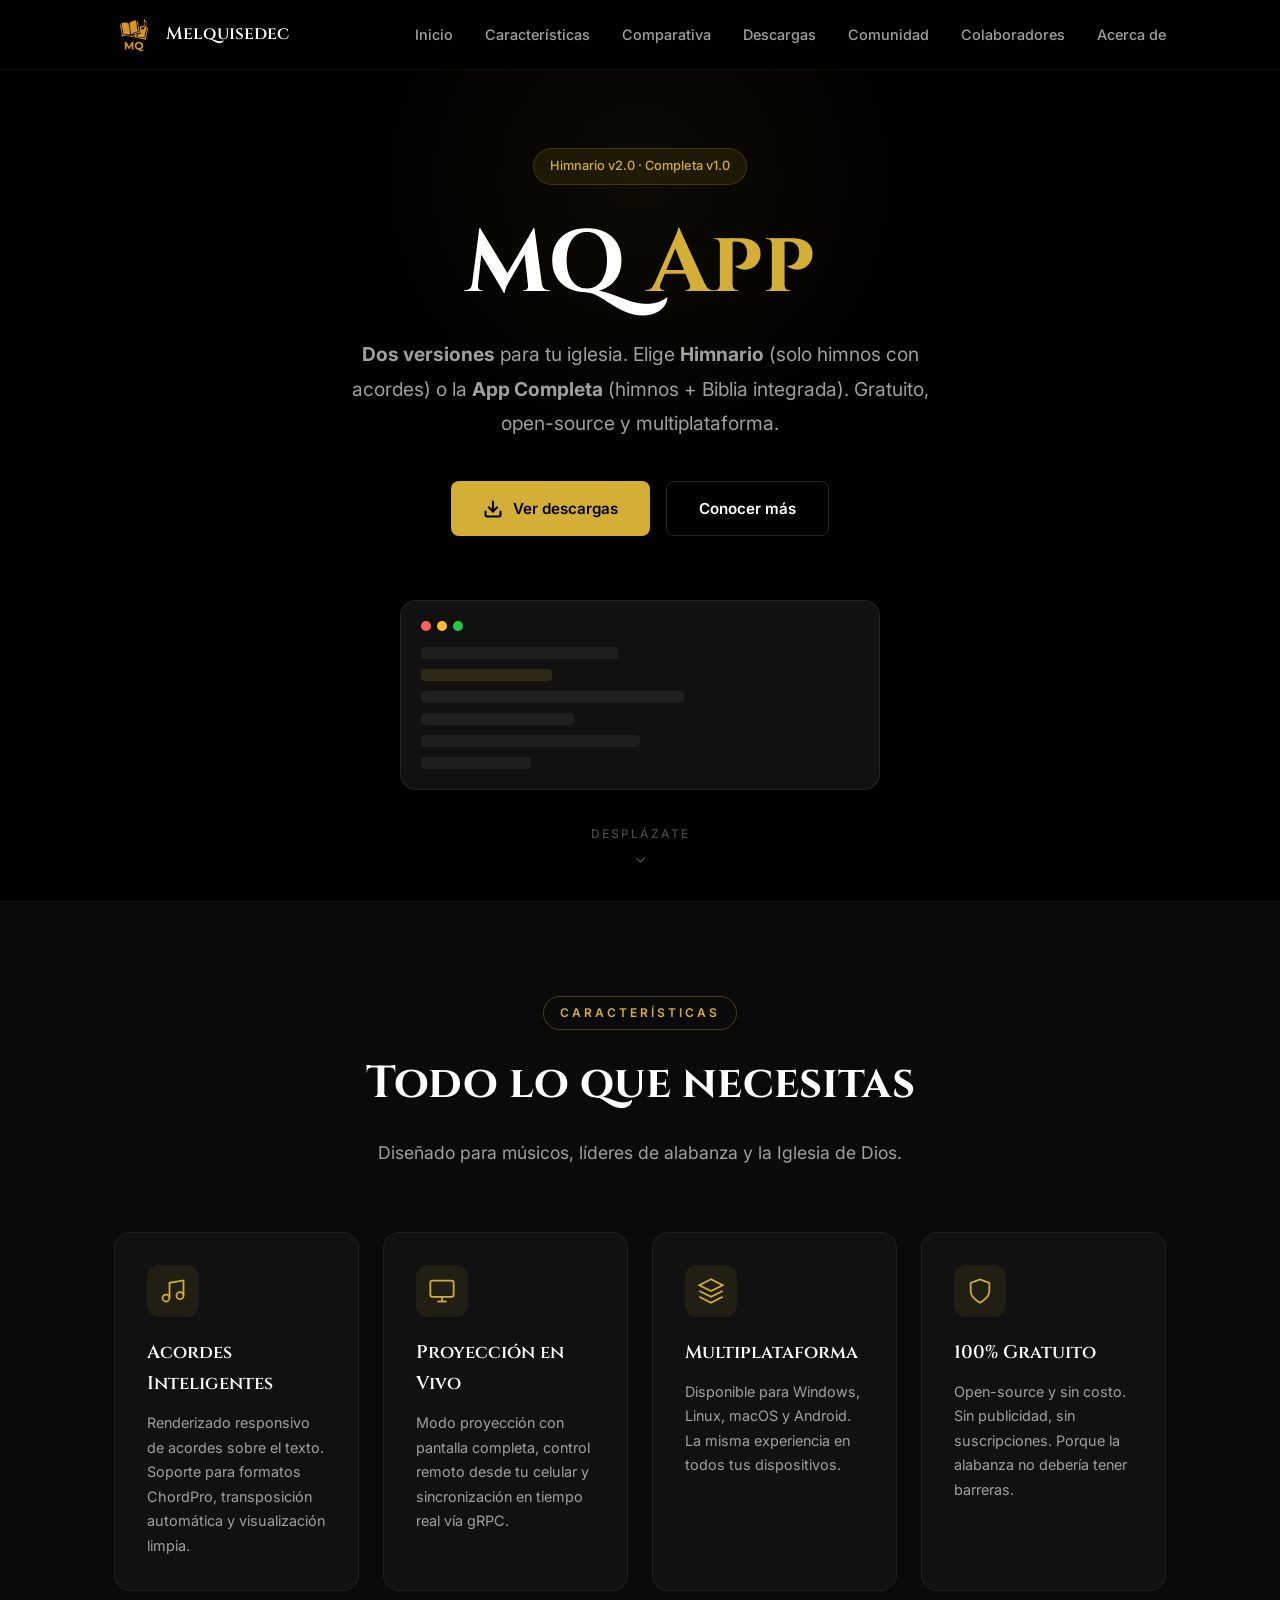
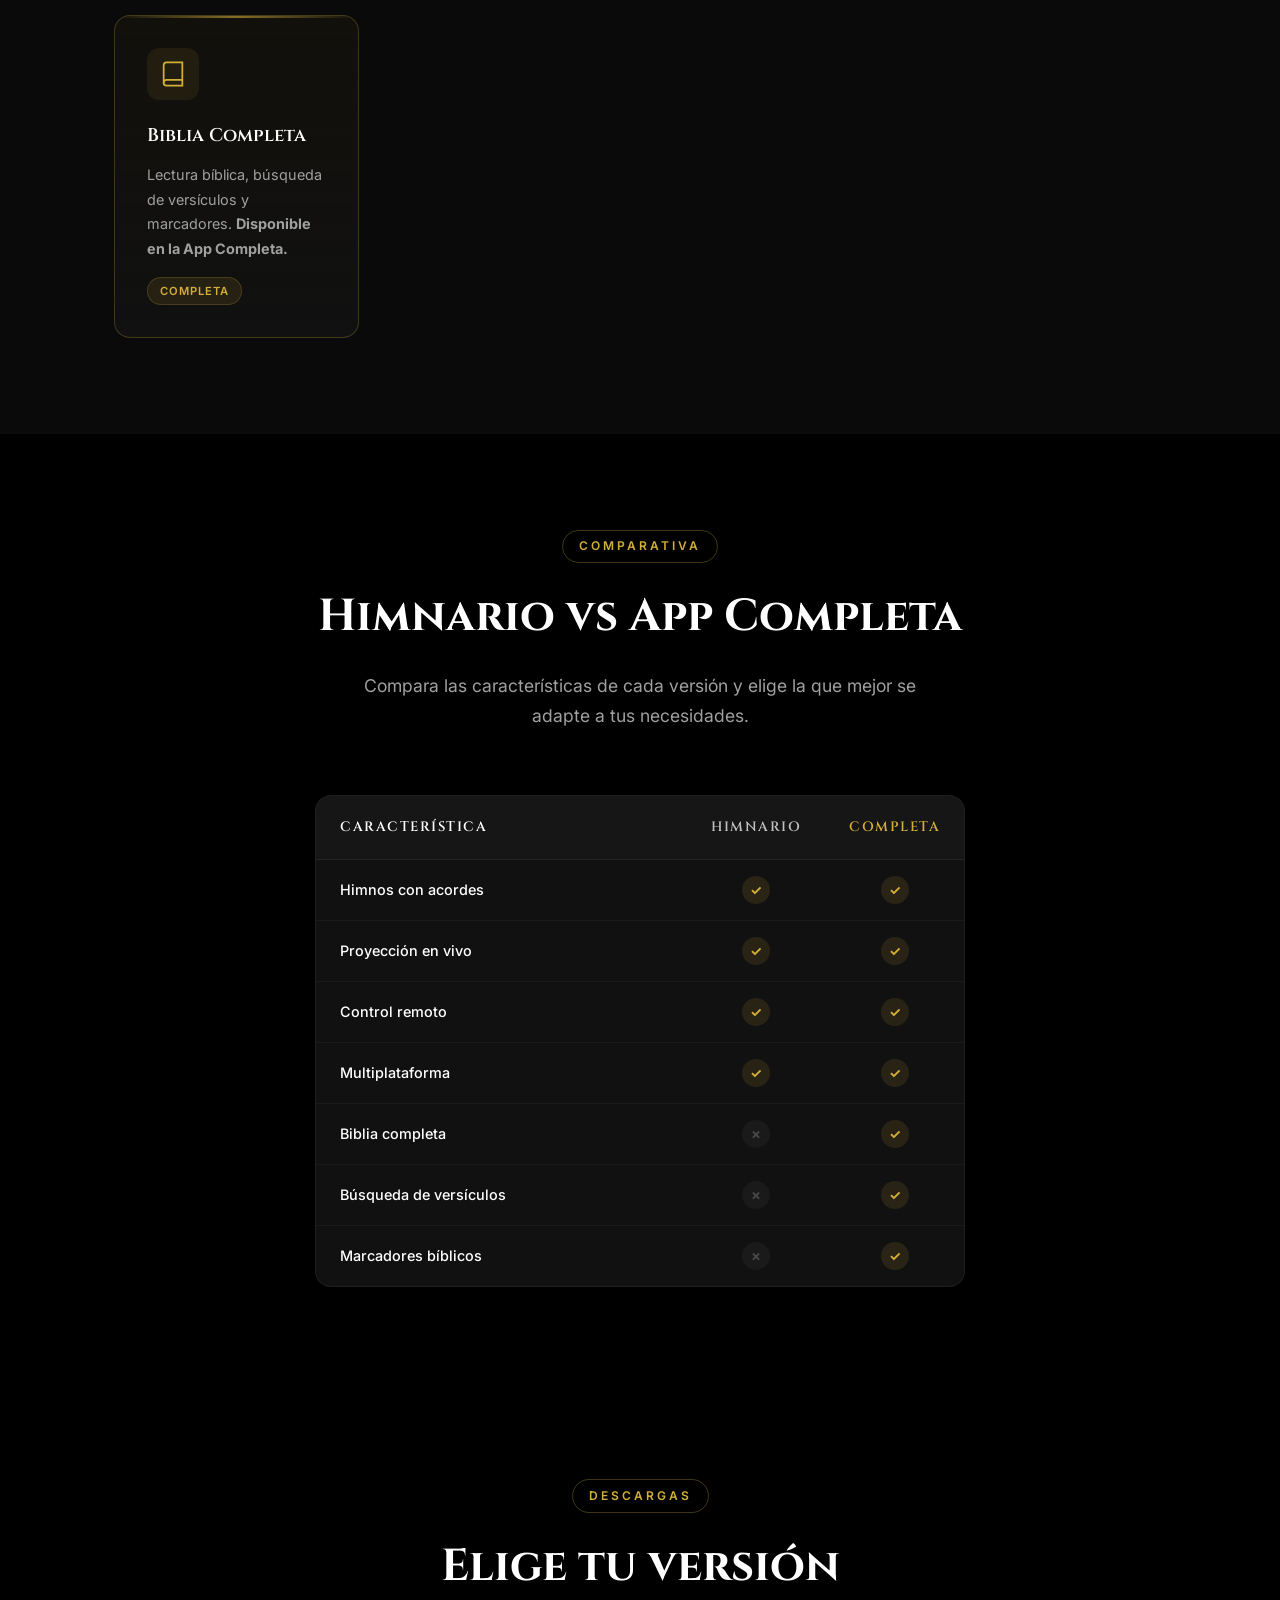
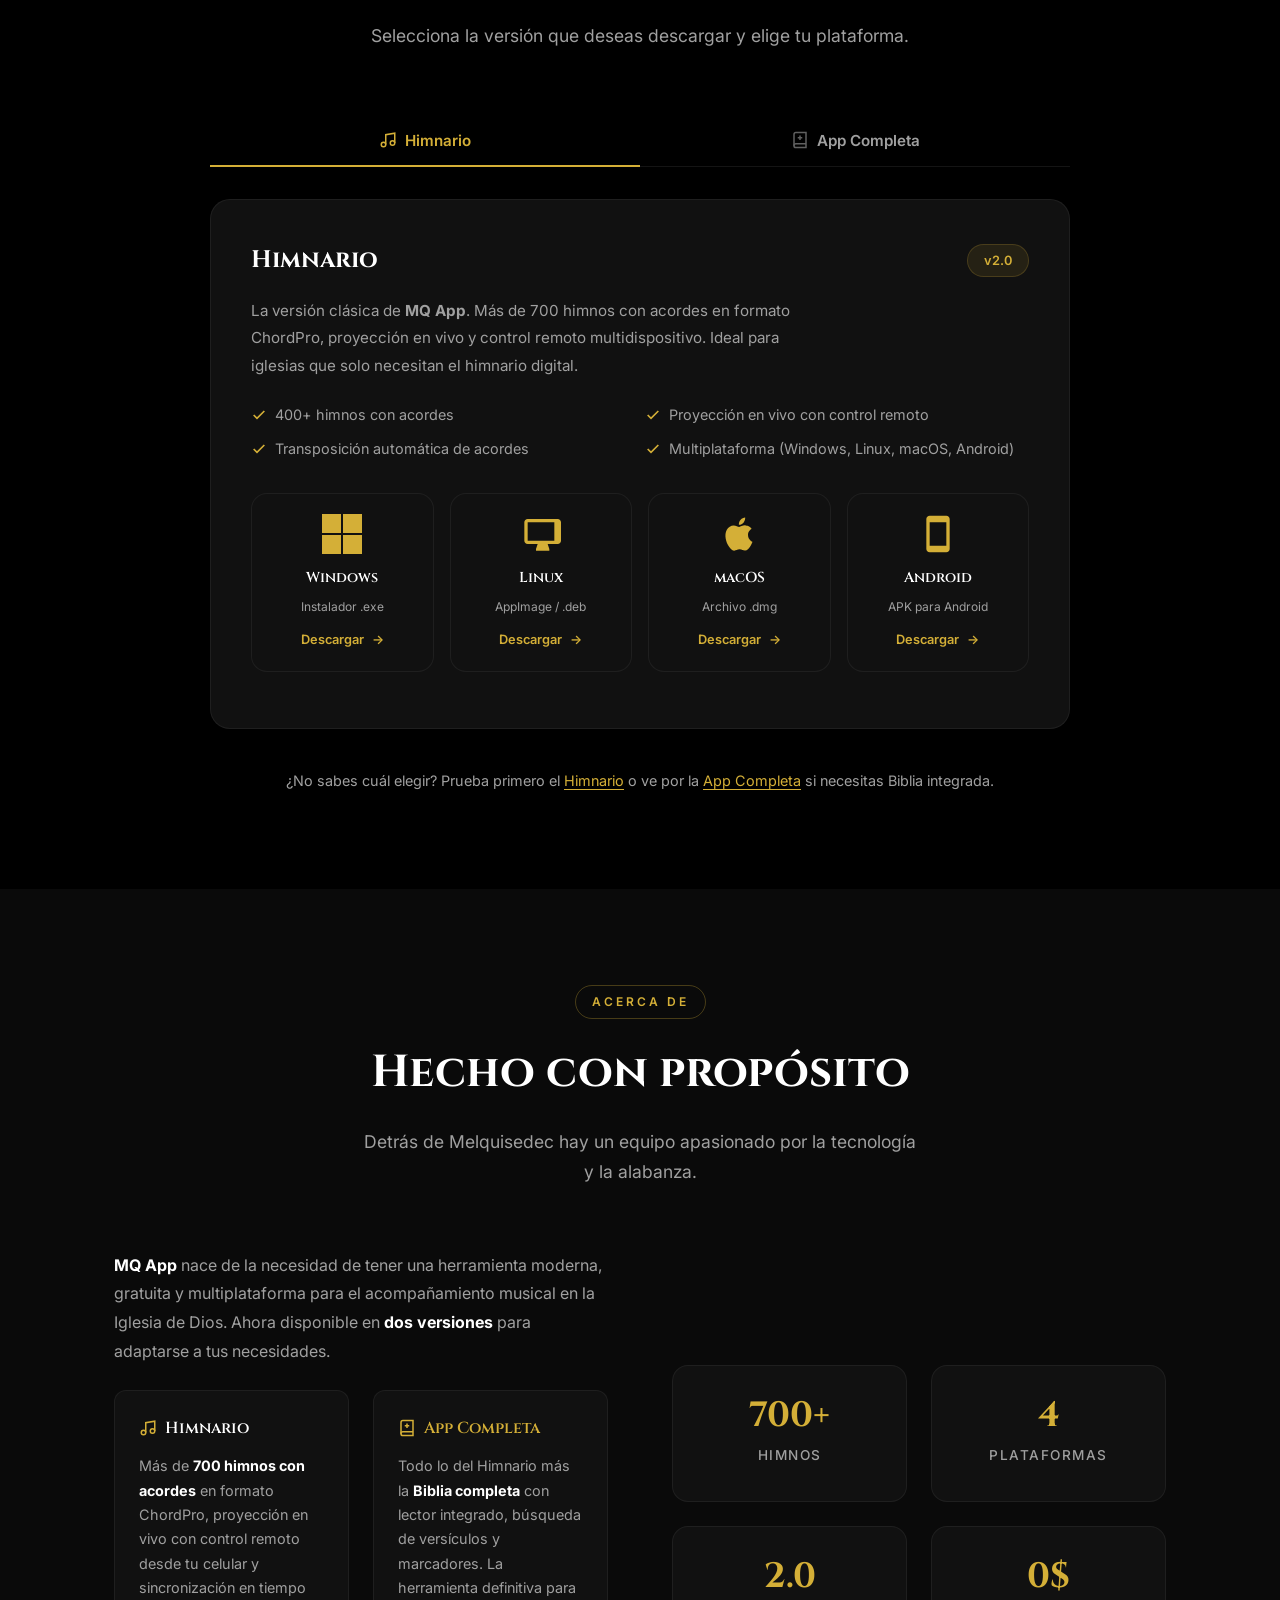
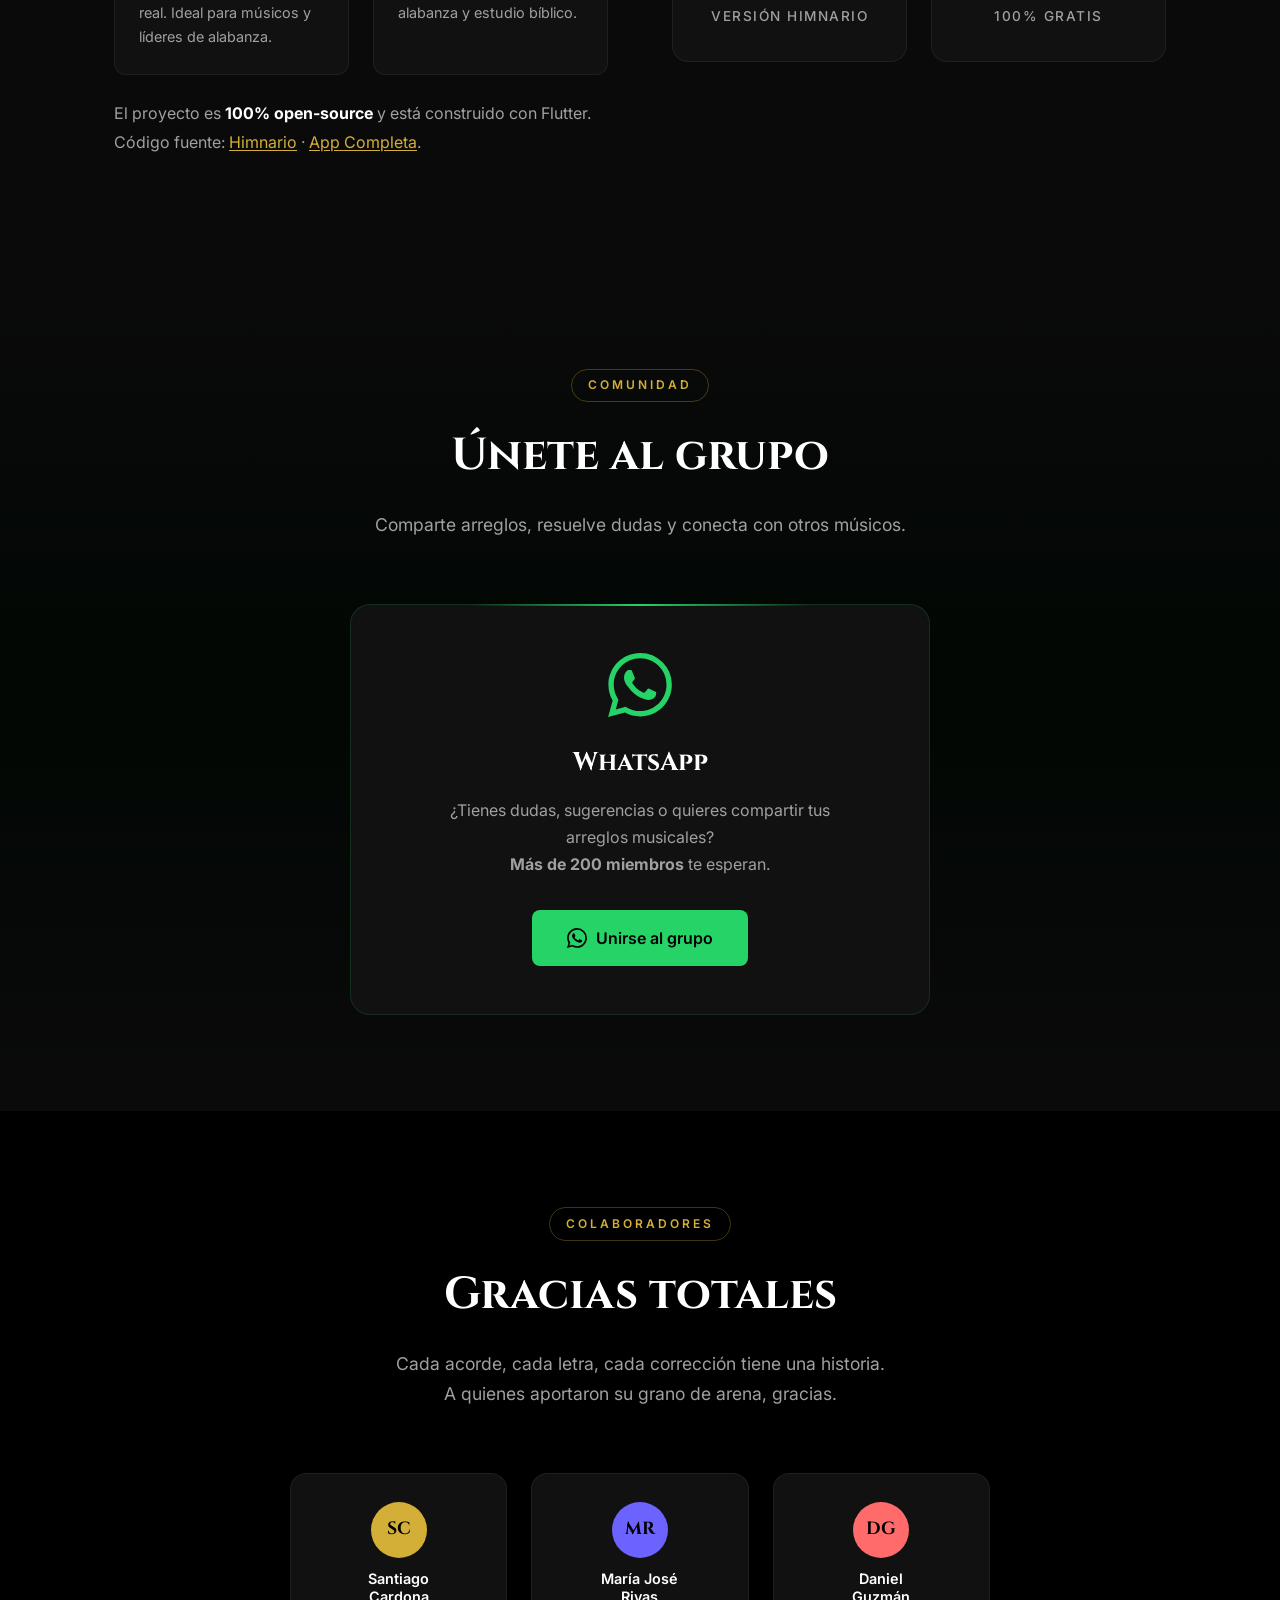
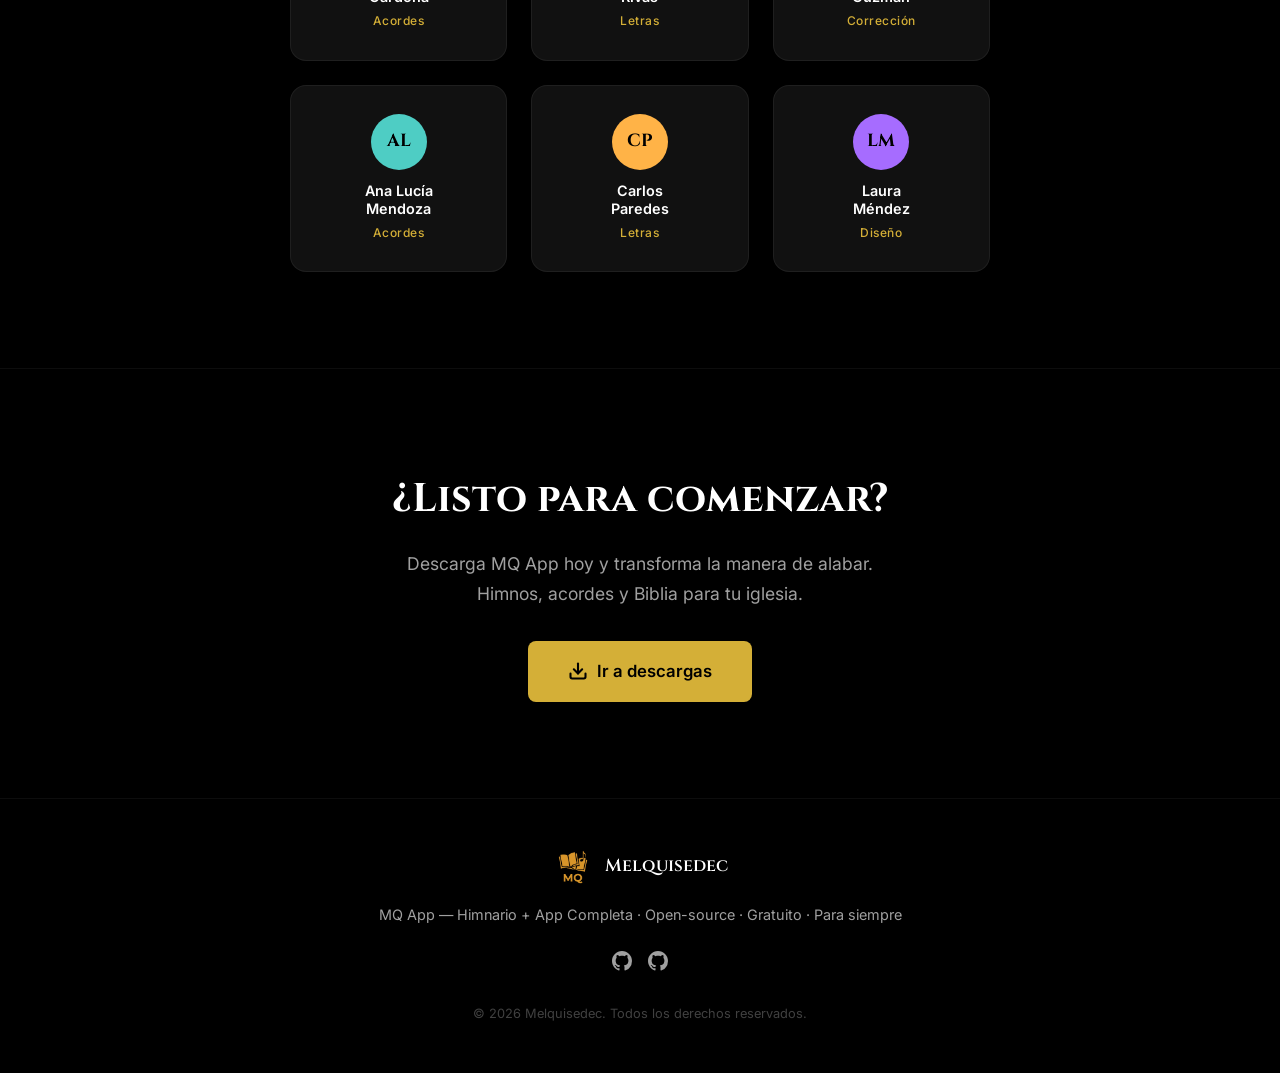
<file: index.html>
<!DOCTYPE html>
<html lang="es" dir="ltr">
<head>
  <meta charset="UTF-8">
  <meta name="viewport" content="width=device-width, initial-scale=1.0">

  <!-- ═══════════════ TITLE & BASE ═══════════════ -->
  <title>MQ App Melquisedec — Himnos, Biblia, Iglesia de Dios</title>
  <meta name="description" content="Descarga MQ App by Melquisedec: himnario digital con acordes para la Iglesia de Dios. Dos versiones: Himnario (himnos) o Completa (himnos + Biblia). Gratis, open-source.">
  <meta name="keywords" content="mq app, melquisedec, himnos con acordes, proyección en vivo, himnario, biblia, iglesia de dios, app de himnos, descargar himnario, acordes chordpro, música iglesia, software alabanza">
  <meta name="author" content="Melquisedec">
  <meta name="robots" content="index, follow">
  <meta name="theme-color" content="#000000">
  <meta name="language" content="es">
  <meta name="geo.region" content="CO">

  <link rel="canonical" href="https://melquisedec-ark.github.io/">
    <link rel="alternate" href="https://melquisedec-ark.github.io/" hreflang="es" />

  <!-- Google Search Console -->
  <meta name="google-site-verification" content="n5gJ-qOjxRMbVhDuEh9-7snyllFxz_FF_sPoKP3JdRw" />

  <!-- ═══════════════ Open Graph ═══════════════ -->
  <meta property="og:title" content="MQ App Melquisedec — Himnos, Biblia, Iglesia de Dios">
  <meta property="og:description" content="Descarga MQ App: himnario digital con acordes para la Iglesia de Dios. Dos versiones: Himnario o Completa con Biblia. Gratis, open-source.">
  <meta property="og:type" content="website">
  <meta property="og:url" content="https://melquisedec-ark.github.io/">
  <meta property="og:image" content="https://melquisedec-ark.github.io/assets/images/og-image.png">
  <meta property="og:image:type" content="image/png">
  <meta property="og:image:width" content="1200">
  <meta property="og:image:height" content="630">
  <meta property="og:locale" content="es_ES">
  <meta property="og:site_name" content="Melquisedec">

  <!-- ═══════════════ Twitter Cards ═══════════════ -->
  <meta name="twitter:card" content="summary_large_image">
  <meta name="twitter:title" content="MQ App Melquisedec — Himnos, Biblia, Iglesia de Dios">
  <meta name="twitter:description" content="Descarga MQ App: himnario digital con acordes para la Iglesia de Dios. Dos versiones. Gratis, open-source.">
  <meta name="twitter:image" content="https://melquisedec-ark.github.io/assets/images/og-image.png">
  <meta name="twitter:site" content="@melquisedec_app">

  <!-- ═══════════════ JSON-LD Structured Data ═══════════════ -->
  <script type="application/ld+json">
  {
    "@context": "https://schema.org",
    "@graph": [
      {
        "@type": "WebSite",
        "name": "Melquisedec",
        "url": "https://melquisedec-ark.github.io",
        "description": "MQ App — Himnos con acordes, proyección en vivo, Biblia y control multidispositivo.",
        "inLanguage": "es",
        "publisher": {
          "@type": "Organization",
          "name": "Melquisedec"
        }
      },
      {
        "@type": "SoftwareApplication",
        "name": "MQ App — Himnario",
        "operatingSystem": "Windows, Linux, macOS, Android",
        "applicationCategory": "MultimediaApplication",
        "description": "Himnario digital con acordes ChordPro, proyección en vivo y control remoto multidispositivo.",
        "url": "https://melquisedec-ark.github.io",
        "downloadUrl": "https://github.com/moy385/HimnarioID_2.0/releases/download/v2.1.7/MQ_App-windows-x64.zip",
        "softwareVersion": "2.1.7",
        "datePublished": "2026-06-01",
        "isAccessibleForFree": true,
        "offers": {
          "@type": "Offer",
          "price": "0",
          "priceCurrency": "USD"
        },
        "aggregateRating": {
          "@type": "AggregateRating",
          "ratingValue": "5",
          "bestRating": "5",
          "worstRating": "1",
          "ratingCount": "10",
          "reviewCount": "10"
        },
        "author": {
          "@type": "Organization",
          "name": "Melquisedec"
        }
      },
      {
        "@type": "SoftwareApplication",
        "name": "MQ App — Completa",
        "operatingSystem": "Windows, Linux, macOS, Android",
        "applicationCategory": "MultimediaApplication",
        "description": "App completa con himnario digital + Biblia integrada, búsqueda de versículos y marcadores.",
        "url": "https://melquisedec-ark.github.io",
        "downloadUrl": "https://github.com/melquisedec-ark/MQ-App/releases/download/v1.0.27/MQ_App-windows-x64.exe",
        "softwareVersion": "1.0.27",
        "datePublished": "2026-06-17",
        "isAccessibleForFree": true,
        "offers": {
          "@type": "Offer",
          "price": "0",
          "priceCurrency": "USD"
        },
        "aggregateRating": {
          "@type": "AggregateRating",
          "ratingValue": "5",
          "bestRating": "5",
          "worstRating": "1",
          "ratingCount": "5",
          "reviewCount": "5"
        },
        "author": {
          "@type": "Organization",
          "name": "Melquisedec"
        }
      },
      {
        "@type": "Organization",
        "name": "Melquisedec",
        "url": "https://melquisedec-ark.github.io",
        "description": "Desarrollo de aplicaciones para la Iglesia de Dios.",
        "foundingDate": "2024"
      },
      {
        "@type": "BreadcrumbList",
        "itemListElement": [
          {
            "@type": "ListItem",
            "position": 1,
            "name": "Inicio",
            "item": "https://melquisedec-ark.github.io/"
          }
        ]
      }
    ]
  }
  </script>

  <!-- ═══════════════ Preconnect / DNS-Prefetch ═══════════════ -->
  <link rel="preconnect" href="https://fonts.gstatic.com" crossorigin>
  <link rel="preconnect" href="https://api.github.com" crossorigin>

  <!-- ═══════════════ Google Analytics ═══════════════ -->
  <script async src="https://www.googletagmanager.com/gtag/js?id=G-HQ8S43JF2G"></script>
  <script>
    window.dataLayer = window.dataLayer || [];
    function gtag(){dataLayer.push(arguments);}
    gtag('js', new Date());
    gtag('config', 'G-HQ8S43JF2G');
  </script>

  <!-- ═══════════════ Fonts ═══════════════ -->
  <link rel="preconnect" href="https://fonts.googleapis.com">
  <link rel="preconnect" href="https://fonts.gstatic.com" crossorigin>
  <link href="https://fonts.googleapis.com/css2?family=Cinzel:wght@400;600;700&family=Inter:wght@300;400;500;600;700&display=swap" rel="stylesheet">

  <!-- ═══════════════ Styles ═══════════════ -->
  <link rel="preload" href="css/style.css" as="style" fetchpriority="high" onload="this.onload=null;this.rel='stylesheet'">
  <noscript><link rel="stylesheet" href="css/style.css"></noscript>

  <!-- ═══════════════ Favicon & PWA ═══════════════ -->
  <link rel="icon" type="image/png" sizes="512x512" href="assets/icons/icon-512.png">
  <link rel="icon" type="image/png" sizes="192x192" href="assets/icons/icon-192.png">
  <link rel="icon" type="image/png" sizes="48x48" href="assets/icons/icon-48.png">
  <link rel="icon" href="favicon.ico" sizes="any">
  <link rel="apple-touch-icon" href="assets/icons/icon-192.png">
  <link rel="manifest" href="manifest.json">
</head>
<body>
  <!-- ═══════════════ NAVBAR ═══════════════ -->
  <nav class="navbar" id="navbar" role="navigation" aria-label="Navegación principal">
    <div class="nav-container">
      <a href="/" class="nav-logo" aria-label="Ir al inicio">
        <img src="assets/images/logo-mq.png" alt="Melquisedec — logo MQ App" class="nav-logo-img" width="40" height="40" loading="eager">
        <span class="logo-text">Melquisedec</span>
      </a>
      <button class="nav-toggle" id="navToggle" aria-label="Abrir menú" aria-expanded="false">
        <span></span><span></span><span></span>
      </button>
      <ul class="nav-links" id="navLinks">
        <li><a href="#inicio" class="nav-link">Inicio</a></li>
        <li><a href="#features" class="nav-link">Características</a></li>
        <li><a href="#comparativa" class="nav-link">Comparativa</a></li>
        <li><a href="#descargas" class="nav-link">Descargas</a></li>
        <li><a href="#comunidad" class="nav-link">Comunidad</a></li>
        <li><a href="#colaboradores" class="nav-link">Colaboradores</a></li>
        <li><a href="#acerca" class="nav-link">Acerca de</a></li>
      </ul>
    </div>
  </nav>

  <!-- ═══════════════ HERO ═══════════════ -->
  <section class="hero" id="inicio">
    <div class="hero-bg-glow"></div>
    <div class="container hero-content">
      <div class="hero-badge" id="versionBadge">MQ App — Dos versiones</div>
      <h1 class="hero-title">MQ <span class="gold">App</span></h1>
      <p class="hero-subtitle">
        <strong>Dos versiones</strong> para tu iglesia. Elige <strong>Himnario</strong> (solo himnos con acordes) o la <strong>App Completa</strong> (himnos + Biblia integrada). Gratuito, open-source y multiplataforma.
      </p>
      <div class="hero-cta">
        <a href="#descargas" class="btn btn-primary">
          <svg aria-hidden="true" focusable="false" width="20" height="20" viewBox="0 0 24 24" fill="none" stroke="currentColor" stroke-width="2.5" stroke-linecap="round" stroke-linejoin="round"><path d="M21 15v4a2 2 0 0 1-2 2H5a2 2 0 0 1-2-2v-4"/><polyline points="7 10 12 15 17 10"/><line x1="12" y1="15" x2="12" y2="3"/></svg>
          Ver descargas
        </a>
        <a href="#features" class="btn btn-secondary">Conocer más</a>
      </div>
      <div class="hero-mockup">
        <div class="mockup-frame">
          <div class="mockup-dots">
            <span></span><span></span><span></span>
          </div>
          <div class="mockup-content">
            <div class="mockup-line" style="width:45%"></div>
            <div class="mockup-line gold-line" style="width:30%"></div>
            <div class="mockup-line" style="width:60%"></div>
            <div class="mockup-line" style="width:35%"></div>
            <div class="mockup-line" style="width:50%"></div>
            <div class="mockup-line" style="width:25%"></div>
          </div>
        </div>
      </div>
    </div>
    <div class="hero-scroll-indicator">
      <span>Desplázate</span>
      <svg aria-hidden="true" focusable="false" width="16" height="16" viewBox="0 0 24 24" fill="none" stroke="currentColor" stroke-width="2"><polyline points="6 9 12 15 18 9"/></svg>
    </div>
  </section>

  <!-- ═══════════════ FEATURES ═══════════════ -->
  <section class="features section" id="features">
    <div class="container">
      <div class="section-header fade-in">
        <span class="section-tag">Características</span>
        <h2 class="section-title">Todo lo que necesitas</h2>
        <p class="section-desc">Diseñado para músicos, líderes de alabanza y la Iglesia de Dios.</p>
      </div>
      <div class="features-grid">
        <article class="feature-card fade-in">
          <div class="feature-icon">
            <svg aria-hidden="true" focusable="false" width="28" height="28" viewBox="0 0 24 24" fill="none" stroke="currentColor" stroke-width="1.5"><path d="M9 18V5l12-2v13"/><circle cx="6" cy="18" r="3"/><circle cx="18" cy="16" r="3"/></svg>
          </div>
          <h3 class="feature-title">Acordes Inteligentes</h3>
          <p class="feature-text">Renderizado responsivo de acordes sobre el texto. Soporte para formatos ChordPro, transposición automática y visualización limpia.</p>
        </article>
        <article class="feature-card fade-in">
          <div class="feature-icon">
            <svg aria-hidden="true" focusable="false" width="28" height="28" viewBox="0 0 24 24" fill="none" stroke="currentColor" stroke-width="1.5"><rect x="2" y="3" width="20" height="14" rx="2"/><line x1="8" y1="21" x2="16" y2="21"/><line x1="12" y1="17" x2="12" y2="21"/></svg>
          </div>
          <h3 class="feature-title">Proyección en Vivo</h3>
          <p class="feature-text">Modo proyección con pantalla completa, control remoto desde tu celular y sincronización en tiempo real vía gRPC.</p>
        </article>
        <article class="feature-card fade-in">
          <div class="feature-icon">
            <svg aria-hidden="true" focusable="false" width="28" height="28" viewBox="0 0 24 24" fill="none" stroke="currentColor" stroke-width="1.5"><path d="M12 2L2 7l10 5 10-5-10-5z"/><path d="M2 17l10 5 10-5"/><path d="M2 12l10 5 10-5"/></svg>
          </div>
          <h3 class="feature-title">Multiplataforma</h3>
          <p class="feature-text">Disponible para Windows, Linux, macOS y Android. La misma experiencia en todos tus dispositivos.</p>
        </article>
        <article class="feature-card fade-in">
          <div class="feature-icon">
            <svg aria-hidden="true" focusable="false" width="28" height="28" viewBox="0 0 24 24" fill="none" stroke="currentColor" stroke-width="1.5"><path d="M12 22s8-4 8-10V5l-8-3-8 3v7c0 6 8 10 8 10z"/></svg>
          </div>
          <h3 class="feature-title">100% Gratuito</h3>
          <p class="feature-text">Open-source y sin costo. Sin publicidad, sin suscripciones. Porque la alabanza no debería tener barreras.</p>
        </article>
        <!-- Biblia Completa — exclusiva de la version completa -->
        <article class="feature-card feature-card--exclusive fade-in">
          <div class="feature-icon">
            <svg aria-hidden="true" focusable="false" width="28" height="28" viewBox="0 0 24 24" fill="none" stroke="currentColor" stroke-width="1.5"><path d="M4 19.5A2.5 2.5 0 0 1 6.5 17H20"/><path d="M6.5 2H20v20H6.5A2.5 2.5 0 0 1 4 19.5v-15A2.5 2.5 0 0 1 6.5 2z"/></svg>
          </div>
          <h3 class="feature-title">Biblia Completa</h3>
          <p class="feature-text">Lectura bíblica, búsqueda de versículos y marcadores. <strong>Disponible en la App Completa.</strong></p>
          <span class="feature-card__badge">Completa</span>
        </article>
      </div>
    </div>
  </section>

  <!-- ═══════════════ COMPARATIVA ═══════════════ -->
  <section class="section" id="comparativa">
    <div class="container">
      <div class="section-header fade-in">
        <span class="section-tag">Comparativa</span>
        <h2 class="section-title">Himnario vs App Completa</h2>
        <p class="section-desc">Compara las características de cada versión y elige la que mejor se adapte a tus necesidades.</p>
      </div>
      <div class="comp-table-wrapper fade-in">
        <table class="comp-table">
          <thead>
            <tr>
              <th class="comp-table__th">Característica</th>
              <th class="comp-table__th comp-table__th--himnario">Himnario</th>
              <th class="comp-table__th comp-table__th--completa">Completa</th>
            </tr>
          </thead>
          <tbody>
            <tr class="comp-table__row">
              <td class="comp-table__cell comp-table__cell--label">Himnos con acordes</td>
              <td class="comp-table__cell comp-table__cell--check"><span class="comp-table__icon comp-table__icon--yes">✓</span></td>
              <td class="comp-table__cell comp-table__cell--check"><span class="comp-table__icon comp-table__icon--yes">✓</span></td>
            </tr>
            <tr class="comp-table__row">
              <td class="comp-table__cell comp-table__cell--label">Proyección en vivo</td>
              <td class="comp-table__cell comp-table__cell--check"><span class="comp-table__icon comp-table__icon--yes">✓</span></td>
              <td class="comp-table__cell comp-table__cell--check"><span class="comp-table__icon comp-table__icon--yes">✓</span></td>
            </tr>
            <tr class="comp-table__row">
              <td class="comp-table__cell comp-table__cell--label">Control remoto</td>
              <td class="comp-table__cell comp-table__cell--check"><span class="comp-table__icon comp-table__icon--yes">✓</span></td>
              <td class="comp-table__cell comp-table__cell--check"><span class="comp-table__icon comp-table__icon--yes">✓</span></td>
            </tr>
            <tr class="comp-table__row">
              <td class="comp-table__cell comp-table__cell--label">Multiplataforma</td>
              <td class="comp-table__cell comp-table__cell--check"><span class="comp-table__icon comp-table__icon--yes">✓</span></td>
              <td class="comp-table__cell comp-table__cell--check"><span class="comp-table__icon comp-table__icon--yes">✓</span></td>
            </tr>
            <tr class="comp-table__row">
              <td class="comp-table__cell comp-table__cell--label">Biblia completa</td>
              <td class="comp-table__cell comp-table__cell--check"><span class="comp-table__icon comp-table__icon--no">✗</span></td>
              <td class="comp-table__cell comp-table__cell--check"><span class="comp-table__icon comp-table__icon--yes">✓</span></td>
            </tr>
            <tr class="comp-table__row">
              <td class="comp-table__cell comp-table__cell--label">Búsqueda de versículos</td>
              <td class="comp-table__cell comp-table__cell--check"><span class="comp-table__icon comp-table__icon--no">✗</span></td>
              <td class="comp-table__cell comp-table__cell--check"><span class="comp-table__icon comp-table__icon--yes">✓</span></td>
            </tr>
            <tr class="comp-table__row">
              <td class="comp-table__cell comp-table__cell--label">Marcadores bíblicos</td>
              <td class="comp-table__cell comp-table__cell--check"><span class="comp-table__icon comp-table__icon--no">✗</span></td>
              <td class="comp-table__cell comp-table__cell--check"><span class="comp-table__icon comp-table__icon--yes">✓</span></td>
            </tr>
          </tbody>
        </table>
      </div>
    </div>
  </section>

  <!-- ═══════════════ DOWNLOADS WITH TABS ═══════════════ -->
  <section class="downloads section" id="descargas">
    <div class="container">
      <div class="section-header fade-in">
        <span class="section-tag">Descargas</span>
        <h2 class="section-title">Elige tu versión</h2>
        <p class="section-desc">Selecciona la versión que deseas descargar y elige tu plataforma.</p>
      </div>

      <!-- ═══════════════ Windows Firewall Notice ═══════════════ -->
      <div class="win-notice" id="winNotice" hidden>
        <div class="win-notice__inner">
          <div class="win-notice__icon">
            <svg viewBox="0 0 24 24" fill="none" stroke="currentColor" stroke-width="1.5" width="32" height="32" aria-hidden="true">
              <path d="M12 22s8-4 8-10V5l-8-3-8 3v7c0 6 8 10 8 10z"/>
              <path d="M9 12l2 2 4-4" stroke-width="2"/>
            </svg>
          </div>
          <div class="win-notice__body">
            <p class="win-notice__title">🛡️ ¿Problemas con el Firewall en Windows?</p>
            <p class="win-notice__desc">Si al abrir MQ App no puedes conectar desde tu celular (el control remoto no funciona), sigue estos pasos <strong>antes de extraer el ZIP</strong>:</p>
            <ol class="win-notice__steps">
              <li><strong>Clic derecho</strong> sobre el ZIP descargado → <strong>Propiedades</strong></li>
              <li>Pestaña <strong>General</strong> → marca <strong>"Desbloquear"</strong> → <strong>Aceptar</strong></li>
              <li><strong>Extrae el ZIP</strong>. Windows Firewall te preguntará → haz clic en <strong>"Permitir acceso"</strong></li>
            </ol>
            <p class="win-notice__tip">💡 ¿Ya extrajiste el ZIP? Desbloquea directamente el archivo <code>mq_app.exe</code> con los mismos pasos.</p>
          </div>
          <button class="win-notice__close" id="winNoticeClose" aria-label="Cerrar aviso">✕</button>
        </div>
      </div>

      <div class="tabs fade-in">
        <!-- Tab Navigation -->
        <div class="tabs__nav" role="tablist" aria-label="Versiones disponibles">
          <button class="tabs__btn tabs__btn--active"
                  role="tab"
                  aria-selected="true"
                  aria-controls="panel-himnario"
                  id="tab-himnario"
                  data-tab="himnario">
            <svg class="tabs__btn-icon" aria-hidden="true" focusable="false" width="18" height="18" viewBox="0 0 24 24" fill="none" stroke="currentColor" stroke-width="2"><path d="M9 18V5l12-2v13"/><circle cx="6" cy="18" r="3"/><circle cx="18" cy="16" r="3"/></svg>
            Himnario
          </button>
          <button class="tabs__btn"
                  role="tab"
                  aria-selected="false"
                  aria-controls="panel-completa"
                  id="tab-completa"
                  data-tab="completa">
            <svg class="tabs__btn-icon" aria-hidden="true" focusable="false" width="18" height="18" viewBox="0 0 24 24" fill="none" stroke="currentColor" stroke-width="2"><path d="M4 19.5A2.5 2.5 0 0 1 6.5 17H20"/><path d="M6.5 2H20v20H6.5A2.5 2.5 0 0 1 4 19.5v-15A2.5 2.5 0 0 1 6.5 2z"/><line x1="12" y1="6" x2="12" y2="12"/><line x1="9" y1="9" x2="15" y2="9"/></svg>
            App Completa
          </button>
          <div class="tabs__indicator" aria-hidden="true"></div>
        </div>

        <!-- Panel: Himnario -->
        <div class="tabs__panel tabs__panel--active"
             id="panel-himnario"
             role="tabpanel"
             aria-labelledby="tab-himnario">
          <div class="version-card">
            <div class="version-card__header">
              <h3 class="version-card__title">Himnario</h3>
              <span class="version-card__badge" id="badge-himnario">v2.0</span>
            </div>
            <p class="version-card__desc">
              La versión clásica de <strong>MQ App</strong>. Más de 700 himnos con acordes en formato ChordPro,
              proyección en vivo y control remoto multidispositivo. Ideal para iglesias que solo necesitan el himnario digital.
            </p>
            <ul class="version-card__features">
              <li class="version-card__feature">
                <svg aria-hidden="true" focusable="false" width="16" height="16" viewBox="0 0 24 24" fill="none" stroke="currentColor" stroke-width="2.5"><polyline points="20 6 9 17 4 12"/></svg>
                400+ himnos con acordes
              </li>
              <li class="version-card__feature">
                <svg aria-hidden="true" focusable="false" width="16" height="16" viewBox="0 0 24 24" fill="none" stroke="currentColor" stroke-width="2.5"><polyline points="20 6 9 17 4 12"/></svg>
                Proyección en vivo con control remoto
              </li>
              <li class="version-card__feature">
                <svg aria-hidden="true" focusable="false" width="16" height="16" viewBox="0 0 24 24" fill="none" stroke="currentColor" stroke-width="2.5"><polyline points="20 6 9 17 4 12"/></svg>
                Transposición automática de acordes
              </li>
              <li class="version-card__feature">
                <svg aria-hidden="true" focusable="false" width="16" height="16" viewBox="0 0 24 24" fill="none" stroke="currentColor" stroke-width="2.5"><polyline points="20 6 9 17 4 12"/></svg>
                Multiplataforma (Windows, Linux, macOS, Android)
              </li>
            </ul>

            <div class="version-card__platforms" data-repo-group="himnario">
              <a href="https://github.com/moy385/HimnarioID_2.0/releases/download/v2.1.7/MQ_App-windows-x64.zip"
                 class="download-card"
                 data-platform="windows"
                 data-repo="himnario">
                <div class="download-icon">
                  <svg aria-hidden="true" focusable="false" viewBox="0 0 24 24" fill="currentColor"><path d="M0 0h11.4v11.4H0V0zm12.6 0H24v11.4H12.6V0zM0 12.6h11.4V24H0V12.6zm12.6 0H24V24H12.6V12.6z"/></svg>
                </div>
                <h4 class="download-title">Windows</h4>
                <p class="download-desc">Instalador .exe</p>
                <span class="download-btn">Descargar <span class="download-arrow">→</span></span>
              </a>
              <a href="https://github.com/moy385/HimnarioID_2.0/releases/download/v2.1.7/MQ_App-linux-x64.tar.gz"
                 class="download-card"
                 data-platform="linux"
                 data-repo="himnario">
                <div class="download-icon">
                  <svg aria-hidden="true" focusable="false" viewBox="0 0 24 24" fill="currentColor"><path d="M20 3H4c-1.1 0-2 .9-2 2v11c0 1.1.9 2 2 2h6l-1 3v1h8v-1l-1-3h6c1.1 0 2-.9 2-2V5c0-1.1-.9-2-2-2zm0 13H4V5h16v11z"/></svg>
                </div>
                <h4 class="download-title">Linux</h4>
                <p class="download-desc">AppImage / .deb</p>
                <span class="download-btn">Descargar <span class="download-arrow">→</span></span>
              </a>
              <a href="https://github.com/moy385/HimnarioID_2.0/releases/download/v2.1.7/MQ_App-macos-x64.dmg"
                 class="download-card"
                 data-platform="mac"
                 data-repo="himnario">
                <div class="download-icon">
                  <svg aria-hidden="true" focusable="false" viewBox="0 0 24 24" fill="currentColor"><path d="M18.71 19.5c-.83 1.24-1.71 2.45-3.05 2.47-1.34.03-1.77-.79-3.29-.79-1.53 0-2 .77-3.27.82-1.31.05-2.3-1.32-3.14-2.53C4.25 17 2.94 12.45 4.7 9.39c.87-1.52 2.43-2.48 4.12-2.51 1.28-.02 2.5.87 3.29.87.78 0 2.26-1.07 3.8-.91.65.03 2.47.26 3.64 1.98-.09.06-2.17 1.28-2.15 3.81.03 3.02 2.65 4.03 2.68 4.04-.03.07-.42 1.44-1.38 2.83M13 3.5c.67-.82 1.78-1.39 2.7-1.38.1 1.14-.36 2.26-1.01 3.06-.65.8-1.71 1.39-2.76 1.31-.12-1.08.36-2.22 1.07-2.99z"/></svg>
                </div>
                <h4 class="download-title">macOS</h4>
                <p class="download-desc">Archivo .dmg</p>
                <span class="download-btn">Descargar <span class="download-arrow">→</span></span>
              </a>
              <a href="https://github.com/moy385/HimnarioID_2.0/releases/download/v2.1.7/mq-app-arm64-v8a-2.1.7.apk"
                 class="download-card"
                 data-platform="android"
                 data-repo="himnario">
                <div class="download-icon">
                  <svg aria-hidden="true" focusable="false" viewBox="0 0 24 24" fill="currentColor"><path d="M17 1.01L7 1c-1.1 0-2 .9-2 2v18c0 1.1.9 2 2 2h10c1.1 0 2-.9 2-2V3c0-1.1-.9-1.99-2-1.99zM17 19H7V5h10v14z"/></svg>
                </div>
                <h4 class="download-title">Android</h4>
                <p class="download-desc">APK para Android</p>
                <span class="download-btn">Descargar <span class="download-arrow">→</span></span>
              </a>
            </div>

          </div>
        </div>

        <!-- Panel: App Completa -->
        <div class="tabs__panel"
             id="panel-completa"
             role="tabpanel"
             aria-labelledby="tab-completa">
          <div class="version-card">
            <div class="version-card__header">
              <h3 class="version-card__title">App Completa</h3>
              <span class="version-card__badge version-card__badge--gold" id="badge-completa">v1.0.27</span>
            </div>
            <p class="version-card__desc">
              La experiencia completa de <strong>MQ App</strong>. Todo lo del Himnario más la <strong>Biblia integrada</strong>
              con búsqueda de versículos, marcadores y lectura fluida. Perfecta para estudios bíblicos y alabanza en una sola herramienta.
            </p>
            <ul class="version-card__features">
              <li class="version-card__feature">
                <svg aria-hidden="true" focusable="false" width="16" height="16" viewBox="0 0 24 24" fill="none" stroke="currentColor" stroke-width="2.5"><polyline points="20 6 9 17 4 12"/></svg>
                400+ himnos con acordes
              </li>
              <li class="version-card__feature">
                <svg aria-hidden="true" focusable="false" width="16" height="16" viewBox="0 0 24 24" fill="none" stroke="currentColor" stroke-width="2.5"><polyline points="20 6 9 17 4 12"/></svg>
                Biblia completa integrada
              </li>
              <li class="version-card__feature">
                <svg aria-hidden="true" focusable="false" width="16" height="16" viewBox="0 0 24 24" fill="none" stroke="currentColor" stroke-width="2.5"><polyline points="20 6 9 17 4 12"/></svg>
                Búsqueda de versículos
              </li>
              <li class="version-card__feature">
                <svg aria-hidden="true" focusable="false" width="16" height="16" viewBox="0 0 24 24" fill="none" stroke="currentColor" stroke-width="2.5"><polyline points="20 6 9 17 4 12"/></svg>
                Marcadores y favoritos bíblicos
              </li>
              <li class="version-card__feature">
                <svg aria-hidden="true" focusable="false" width="16" height="16" viewBox="0 0 24 24" fill="none" stroke="currentColor" stroke-width="2.5"><polyline points="20 6 9 17 4 12"/></svg>
                Proyección en vivo con control remoto
              </li>
            </ul>

            <div class="version-card__platforms" data-repo-group="completa">
              <a href="https://github.com/melquisedec-ark/MQ-App/releases/download/v1.0.27/MQ_App-windows-x64.exe"
                 class="download-card"
                 data-platform="windows"
                 data-repo="completa">
                <div class="download-icon">
                  <svg aria-hidden="true" focusable="false" viewBox="0 0 24 24" fill="currentColor"><path d="M0 0h11.4v11.4H0V0zm12.6 0H24v11.4H12.6V0zM0 12.6h11.4V24H0V12.6zm12.6 0H24V24H12.6V12.6z"/></svg>
                </div>
                <h4 class="download-title">Windows</h4>
                <p class="download-desc">Instalador .exe</p>
                <span class="download-btn">Descargar <span class="download-arrow">→</span></span>
              </a>
              <a href="https://github.com/melquisedec-ark/MQ-App/releases/download/v1.0.27/MQ_App-linux-x64.tar.gz"
                 class="download-card"
                 data-platform="linux"
                 data-repo="completa">
                <div class="download-icon">
                  <svg aria-hidden="true" focusable="false" viewBox="0 0 24 24" fill="currentColor"><path d="M20 3H4c-1.1 0-2 .9-2 2v11c0 1.1.9 2 2 2h6l-1 3v1h8v-1l-1-3h6c1.1 0 2-.9 2-2V5c0-1.1-.9-2-2-2zm0 13H4V5h16v11z"/></svg>
                </div>
                <h4 class="download-title">Linux</h4>
                <p class="download-desc">AppImage / .deb</p>
                <span class="download-btn">Descargar <span class="download-arrow">→</span></span>
              </a>
              <a href="https://github.com/melquisedec-ark/MQ-App/releases/download/v1.0.27/MQ_App-macos-x64.dmg"
                 class="download-card"
                 data-platform="mac"
                 data-repo="completa">
                <div class="download-icon">
                  <svg aria-hidden="true" focusable="false" viewBox="0 0 24 24" fill="currentColor"><path d="M18.71 19.5c-.83 1.24-1.71 2.45-3.05 2.47-1.34.03-1.77-.79-3.29-.79-1.53 0-2 .77-3.27.82-1.31.05-2.3-1.32-3.14-2.53C4.25 17 2.94 12.45 4.7 9.39c.87-1.52 2.43-2.48 4.12-2.51 1.28-.02 2.5.87 3.29.87.78 0 2.26-1.07 3.8-.91.65.03 2.47.26 3.64 1.98-.09.06-2.17 1.28-2.15 3.81.03 3.02 2.65 4.03 2.68 4.04-.03.07-.42 1.44-1.38 2.83M13 3.5c.67-.82 1.78-1.39 2.7-1.38.1 1.14-.36 2.26-1.01 3.06-.65.8-1.71 1.39-2.76 1.31-.12-1.08.36-2.22 1.07-2.99z"/></svg>
                </div>
                <h4 class="download-title">macOS</h4>
                <p class="download-desc">Archivo .dmg</p>
                <span class="download-btn">Descargar <span class="download-arrow">→</span></span>
              </a>
              <a href="https://github.com/melquisedec-ark/MQ-App/releases/download/v1.0.27/app-arm64-v8a-release.apk"
                 class="download-card"
                 data-platform="android"
                 data-repo="completa">
                <div class="download-icon">
                  <svg aria-hidden="true" focusable="false" viewBox="0 0 24 24" fill="currentColor"><path d="M17 1.01L7 1c-1.1 0-2 .9-2 2v18c0 1.1.9 2 2 2h10c1.1 0 2-.9 2-2V3c0-1.1-.9-1.99-2-1.99zM17 19H7V5h10v14z"/></svg>
                </div>
                <h4 class="download-title">Android</h4>
                <p class="download-desc">APK para Android</p>
                <span class="download-btn">Descargar <span class="download-arrow">→</span></span>
              </a>
            </div>

          </div>
        </div>
      </div>

      <div class="downloads-footer fade-in">
        <p>¿No sabes cuál elegir? Prueba primero el <a href="#tab-himnario" data-tab-switch="himnario">Himnario</a> o ve por la <a href="#tab-completa" data-tab-switch="completa">App Completa</a> si necesitas Biblia integrada.</p>
      </div>
    </div>
  </section>

  <!-- ═══════════════ ABOUT ═══════════════ -->
  <section class="about section" id="acerca">
    <div class="container">
      <div class="section-header fade-in">
        <span class="section-tag">Acerca de</span>
        <h2 class="section-title">Hecho con propósito</h2>
        <p class="section-desc">Detrás de Melquisedec hay un equipo apasionado por la tecnología y la alabanza.</p>
      </div>
      <div class="about-content fade-in">
        <div class="about-text">
          <p>
            <strong>MQ App</strong> nace de la necesidad de tener una herramienta moderna,
            gratuita y multiplataforma para el acompañamiento musical en la Iglesia de Dios.
            Ahora disponible en <strong>dos versiones</strong> para adaptarse a tus necesidades.
          </p>
          <div class="about-versions">
            <div class="about-version">
              <h4 class="about-version__title">
                <svg aria-hidden="true" focusable="false" width="18" height="18" viewBox="0 0 24 24" fill="none" stroke="currentColor" stroke-width="2"><path d="M9 18V5l12-2v13"/><circle cx="6" cy="18" r="3"/><circle cx="18" cy="16" r="3"/></svg>
                Himnario
              </h4>
              <p>Más de <strong>700 himnos con acordes</strong> en formato ChordPro, proyección en vivo con control remoto desde tu celular y sincronización en tiempo real. Ideal para músicos y líderes de alabanza.</p>
            </div>
            <div class="about-version">
              <h4 class="about-version__title about-version__title--gold">
                <svg aria-hidden="true" focusable="false" width="18" height="18" viewBox="0 0 24 24" fill="none" stroke="currentColor" stroke-width="2"><path d="M4 19.5A2.5 2.5 0 0 1 6.5 17H20"/><path d="M6.5 2H20v20H6.5A2.5 2.5 0 0 1 4 19.5v-15A2.5 2.5 0 0 1 6.5 2z"/><line x1="12" y1="6" x2="12" y2="12"/><line x1="9" y1="9" x2="15" y2="9"/></svg>
                App Completa
              </h4>
              <p>Todo lo del Himnario más la <strong>Biblia completa</strong> con lector integrado, búsqueda de versículos y marcadores. La herramienta definitiva para alabanza y estudio bíblico.</p>
            </div>
          </div>
          <p>
            El proyecto es <strong>100% open-source</strong> y está construido con Flutter.
            Código fuente: <a href="https://github.com/moy385/HimnarioID_2.0" target="_blank" rel="noopener noreferrer">Himnario</a> ·
            <a href="https://github.com/melquisedec-ark/MQ-App" target="_blank" rel="noopener noreferrer">App Completa</a>.
          </p>
        </div>
        <div class="about-stats">
          <div class="stat-item">
            <span class="stat-number" id="statHymns">700+</span>
            <span class="stat-label">Himnos</span>
          </div>
          <div class="stat-item">
            <span class="stat-number" id="statPlatforms">4</span>
            <span class="stat-label">Plataformas</span>
          </div>
          <div class="stat-item">
            <span class="stat-number" id="statVersion">2.0</span>
            <span class="stat-label">Versión Himnario</span>
          </div>
          <div class="stat-item">
            <span class="stat-number">0$</span>
            <span class="stat-label">100% Gratis</span>
          </div>
        </div>
      </div>
    </div>
  </section>

  <!-- ═══════════════ COMUNIDAD WHATSAPP ═══════════════ -->
  <section class="community section" id="comunidad">
    <div class="container">
      <div class="section-header fade-in">
        <span class="section-tag">Comunidad</span>
        <h2 class="section-title">Únete al grupo</h2>
        <p class="section-desc">Comparte arreglos, resuelve dudas y conecta con otros músicos.</p>
      </div>
      <div class="community-card fade-in">
        <div class="community-icon">
          <svg aria-hidden="true" focusable="false" viewBox="0 0 24 24" fill="currentColor">
            <path d="M17.472 14.382c-.297-.149-1.758-.867-2.03-.967-.273-.099-.471-.148-.67.15-.197.297-.767.966-.94 1.164-.173.199-.347.223-.644.075-.297-.15-1.255-.463-2.39-1.475-.883-.788-1.48-1.761-1.653-2.059-.173-.297-.018-.458.13-.606.134-.133.298-.347.446-.52.149-.174.198-.298.298-.497.099-.198.05-.371-.025-.52-.075-.149-.669-1.612-.916-2.207-.242-.579-.487-.5-.669-.51-.173-.008-.371-.01-.57-.01-.198 0-.52.074-.792.372-.272.297-1.04 1.016-1.04 2.479 0 1.462 1.065 2.875 1.213 3.074.149.198 2.096 3.2 5.077 4.487.709.306 1.262.489 1.694.625.712.227 1.36.195 1.871.118.571-.085 1.758-.719 2.006-1.413.248-.694.248-1.289.173-1.413-.074-.124-.272-.198-.57-.347m-5.421 7.403h-.004a9.87 9.87 0 01-5.031-1.378l-.361-.214-3.741.982.998-3.648-.235-.374a9.86 9.86 0 01-1.51-5.26c.001-5.45 4.436-9.884 9.888-9.884 2.64 0 5.122 1.03 6.988 2.898a9.825 9.825 0 012.893 6.994c-.003 5.45-4.437 9.884-9.885 9.884m8.413-18.297A11.815 11.815 0 0012.05 0C5.495 0 .16 5.335.157 11.892c0 2.096.547 4.142 1.588 5.945L.057 24l6.305-1.654a11.882 11.882 0 005.683 1.448h.005c6.554 0 11.89-5.335 11.893-11.893a11.821 11.821 0 00-3.48-8.413z"/>
          </svg>
        </div>
        <h3 class="community-title">WhatsApp</h3>
        <p class="community-text">
          ¿Tienes dudas, sugerencias o quieres compartir tus arreglos musicales?<br>
          <strong>Más de 200 miembros</strong> te esperan.
        </p>
        <a href="https://chat.whatsapp.com/IjXJP2HUAJjE0Dd4s5TW7I"
           target="_blank"
           rel="noopener noreferrer"
           class="btn-whatsapp">
          <svg aria-hidden="true" focusable="false" viewBox="0 0 24 24" fill="currentColor">
            <path d="M17.472 14.382c-.297-.149-1.758-.867-2.03-.967-.273-.099-.471-.148-.67.15-.197.297-.767.966-.94 1.164-.173.199-.347.223-.644.075-.297-.15-1.255-.463-2.39-1.475-.883-.788-1.48-1.761-1.653-2.059-.173-.297-.018-.458.13-.606.134-.133.298-.347.446-.52.149-.174.198-.298.298-.497.099-.198.05-.371-.025-.52-.075-.149-.669-1.612-.916-2.207-.242-.579-.487-.5-.669-.51-.173-.008-.371-.01-.57-.01-.198 0-.52.074-.792.372-.272.297-1.04 1.016-1.04 2.479 0 1.462 1.065 2.875 1.213 3.074.149.198 2.096 3.2 5.077 4.487.709.306 1.262.489 1.694.625.712.227 1.36.195 1.871.118.571-.085 1.758-.719 2.006-1.413.248-.694.248-1.289.173-1.413-.074-.124-.272-.198-.57-.347m-5.421 7.403h-.004a9.87 9.87 0 01-5.031-1.378l-.361-.214-3.741.982.998-3.648-.235-.374a9.86 9.86 0 01-1.51-5.26c.001-5.45 4.436-9.884 9.888-9.884 2.64 0 5.122 1.03 6.988 2.898a9.825 9.825 0 012.893 6.994c-.003 5.45-4.437 9.884-9.885 9.884m8.413-18.297A11.815 11.815 0 0012.05 0C5.495 0 .16 5.335.157 11.892c0 2.096.547 4.142 1.588 5.945L.057 24l6.305-1.654a11.882 11.882 0 005.683 1.448h.005c6.554 0 11.89-5.335 11.893-11.893a11.821 11.821 0 00-3.48-8.413z"/>
          </svg>
          Unirse al grupo
        </a>
      </div>
    </div>
  </section>

  <!-- ═══════════════ COLABORADORES ═══════════════ -->
  <section class="contributors section" id="colaboradores">
    <div class="container">
      <div class="section-header fade-in">
        <span class="section-tag">Colaboradores</span>
        <h2 class="section-title">Gracias totales</h2>
        <p class="section-desc">
          Cada acorde, cada letra, cada corrección tiene una historia.<br>
          A quienes aportaron su grano de arena, gracias.
        </p>
      </div>
      <div class="contributors-grid fade-in">
        <!-- 1 -->
        <div class="contributor-card">
          <div class="contributor-avatar" style="background: #D4AF37;">SC</div>
          <div class="contributor-name">Santiago<br>Cardona</div>
          <div class="contributor-role">Acordes</div>
        </div>
        <!-- 2 -->
        <div class="contributor-card">
          <div class="contributor-avatar" style="background: #6C63FF;">MR</div>
          <div class="contributor-name">María José<br>Rivas</div>
          <div class="contributor-role">Letras</div>
        </div>
        <!-- 3 -->
        <div class="contributor-card">
          <div class="contributor-avatar" style="background: #FF6B6B;">DG</div>
          <div class="contributor-name">Daniel<br>Guzmán</div>
          <div class="contributor-role">Corrección</div>
        </div>
        <!-- 4 -->
        <div class="contributor-card">
          <div class="contributor-avatar" style="background: #4ECDC4;">AL</div>
          <div class="contributor-name">Ana Lucía<br>Mendoza</div>
          <div class="contributor-role">Acordes</div>
        </div>
        <!-- 5 -->
        <div class="contributor-card">
          <div class="contributor-avatar" style="background: #FFB347;">CP</div>
          <div class="contributor-name">Carlos<br>Paredes</div>
          <div class="contributor-role">Letras</div>
        </div>
        <!-- 6 -->
        <div class="contributor-card">
          <div class="contributor-avatar" style="background: #A66CFF;">LM</div>
          <div class="contributor-name">Laura<br>Méndez</div>
          <div class="contributor-role">Diseño</div>
        </div>
      </div>
    </div>
  </section>

  <!-- ═══════════════ CTA FINAL ═══════════════ -->
  <section class="cta-section section">
    <div class="container cta-content fade-in">
      <h2 class="cta-title">¿Listo para comenzar?</h2>
      <p class="cta-text">Descarga MQ App hoy y transforma la manera de alabar. Himnos, acordes y Biblia para tu iglesia.</p>
      <a href="#descargas" class="btn btn-primary btn-lg">
        <svg aria-hidden="true" focusable="false" width="20" height="20" viewBox="0 0 24 24" fill="none" stroke="currentColor" stroke-width="2.5" stroke-linecap="round" stroke-linejoin="round"><path d="M21 15v4a2 2 0 0 1-2 2H5a2 2 0 0 1-2-2v-4"/><polyline points="7 10 12 15 17 10"/><line x1="12" y1="15" x2="12" y2="3"/></svg>
        Ir a descargas
      </a>
    </div>
  </section>

  <!-- ═══════════════ FOOTER ═══════════════ -->
  <footer class="footer">
    <div class="container footer-content">
      <div class="footer-brand">
        <img src="assets/images/logo-mq.png" alt="Melquisedec — logo MQ App" class="footer-logo-img" width="40" height="40" loading="lazy">
        <span class="logo-text">Melquisedec</span>
      </div>
      <p class="footer-text">
        MQ App — Himnario + App Completa · Open-source · Gratuito · Para siempre
      </p>
      <div class="footer-links">
        <a href="https://github.com/moy385/HimnarioID_2.0" target="_blank" rel="noopener noreferrer" aria-label="GitHub Himnario">
          <svg aria-hidden="true" focusable="false" width="20" height="20" viewBox="0 0 24 24" fill="currentColor"><path d="M12 0C5.37 0 0 5.37 0 12c0 5.31 3.435 9.795 8.205 11.385.6.105.825-.255.825-.57 0-.285-.015-1.23-.015-2.235-3.015.555-3.795-.735-4.035-1.41-.135-.345-.72-1.41-1.23-1.695-.42-.225-1.02-.78-.015-.795.945-.015 1.62.87 1.845 1.23 1.08 1.815 2.805 1.305 3.495.99.105-.78.42-1.305.765-1.605-2.67-.3-5.46-1.335-5.46-5.925 0-1.305.465-2.385 1.23-3.225-.12-.3-.54-1.53.12-3.18 0 0 1.005-.315 3.3 1.23.96-.27 1.98-.405 3-.405s2.04.135 3 .405c2.295-1.56 3.3-1.23 3.3-1.23.66 1.65.24 2.88.12 3.18.765.84 1.23 1.905 1.23 3.225 0 4.605-2.805 5.625-5.475 5.925.435.375.81 1.095.81 2.22 0 1.605-.015 2.895-.015 3.3 0 .315.225.69.825.57A12.02 12.02 0 0024 12c0-6.63-5.37-12-12-12z"/></svg>
        </a>
        <a href="https://github.com/melquisedec-ark/MQ-App" target="_blank" rel="noopener noreferrer" aria-label="GitHub App Completa">
          <svg aria-hidden="true" focusable="false" width="20" height="20" viewBox="0 0 24 24" fill="currentColor"><path d="M12 0C5.37 0 0 5.37 0 12c0 5.31 3.435 9.795 8.205 11.385.6.105.825-.255.825-.57 0-.285-.015-1.23-.015-2.235-3.015.555-3.795-.735-4.035-1.41-.135-.345-.72-1.41-1.23-1.695-.42-.225-1.02-.78-.015-.795.945-.015 1.62.87 1.845 1.23 1.08 1.815 2.805 1.305 3.495.99.105-.78.42-1.305.765-1.605-2.67-.3-5.46-1.335-5.46-5.925 0-1.305.465-2.385 1.23-3.225-.12-.3-.54-1.53.12-3.18 0 0 1.005-.315 3.3 1.23.96-.27 1.98-.405 3-.405s2.04.135 3 .405c2.295-1.56 3.3-1.23 3.3-1.23.66 1.65.24 2.88.12 3.18.765.84 1.23 1.905 1.23 3.225 0 4.605-2.805 5.625-5.475 5.925.435.375.81 1.095.81 2.22 0 1.605-.015 2.895-.015 3.3 0 .315.225.69.825.57A12.02 12.02 0 0024 12c0-6.63-5.37-12-12-12z"/></svg>
        </a>
      </div>
      <p class="footer-copy">
        &copy; <span id="year"></span> Melquisedec. Todos los derechos reservados.
      </p>
    </div>
  </footer>

  <!-- ═══════════════ Scripts ═══════════════ -->
  <script src="js/main.js" defer></script>
</body>
</html>
</file>
<file: css/style.css>
/* ═══════════════════════════════════════════
   Melquisedec — Brand Landing Page
   Paleta: Negro (#000) · Blanco (#FFF) · Dorado (#D4AF37)
   Tipografía: Cinzel (headings) · Inter (body)
   ═══════════════════════════════════════════ */

/* ─── Design Tokens ─── */
:root {
  --black: #000000;
  --black-soft: #0a0a0a;
  --black-card: #111111;
  --black-elevated: #1a1a1a;
  --white: #ffffff;
  --white-soft: #f5f5f5;
  --gray: #a0a0a0;
  --gray-light: #c0c0c0;
  --gold: #D4AF37;
  --gold-light: #e8c84a;
  --gold-dark: #b8962f;
  --gold-glow: rgba(212, 175, 55, 0.15);
  --font-heading: 'Cinzel', serif;
  --font-body: 'Inter', -apple-system, BlinkMacSystemFont, sans-serif;
  --max-width: 1100px;
  --nav-height: 70px;
  --transition: 0.3s cubic-bezier(0.4, 0, 0.2, 1);

  /* Design System Aliases (compatibilidad con el diseno especificado) */
  --color-primary: #D4AF37;
  --color-primary-dark: #B8962F;
  --color-primary-light: #E8C84A;
  --color-bg: #0a0a0a;
  --color-surface: #1a1a1a;
  --color-surface-light: #2a2a2a;
  --color-text: #f0f0f0;
  --color-text-muted: #a0a0a0;
  --color-border: rgba(255, 255, 255, 0.06);
  --color-border-hover: rgba(212, 175, 55, 0.2);
}

/* ─── Reset & Base ─── */
*, *::before, *::after { box-sizing: border-box; margin: 0; padding: 0; }

html {
  scroll-behavior: smooth;
  scroll-padding-top: var(--nav-height);
}

body {
  font-family: var(--font-body);
  background: var(--black);
  color: var(--white);
  line-height: 1.7;
  -webkit-font-smoothing: antialiased;
  overflow-x: hidden;
}

img { max-width: 100%; }
.content-img img { height: auto; }
a { color: inherit; text-decoration: none; }
ul { list-style: none; }

/* ─── Utility ─── */
.container {
  width: 100%;
  max-width: var(--max-width);
  margin: 0 auto;
  padding: 0 1.5rem;
}

.gold { color: var(--gold); }

.section {
  padding: 6rem 0;
  position: relative;
}

.section-header {
  text-align: center;
  margin-bottom: 4rem;
}

.section-tag {
  display: inline-block;
  font-size: 0.75rem;
  font-weight: 600;
  letter-spacing: 3px;
  text-transform: uppercase;
  color: var(--gold);
  border: 1px solid rgba(212, 175, 55, 0.3);
  padding: 0.35rem 1rem;
  border-radius: 100px;
  margin-bottom: 1rem;
}

.section-title {
  font-family: var(--font-heading);
  font-size: clamp(2rem, 4vw, 2.8rem);
  font-weight: 700;
  color: var(--white);
  margin-bottom: 1rem;
}

.section-desc {
  color: var(--gray);
  font-size: 1.1rem;
  max-width: 560px;
  margin: 0 auto;
}

/* ─── Animations (applied by JS intersection observer) ─── */
.fade-in {
  opacity: 0;
  transform: translateY(30px);
  transition: opacity 0.8s ease-out, transform 0.8s ease-out;
}

.fade-in.visible {
  opacity: 1;
  transform: translateY(0);
}

@keyframes float {
  0%, 100% { transform: translateY(0); }
  50% { transform: translateY(-10px); }
}

@keyframes glow-pulse {
  0%, 100% { opacity: 0.5; }
  50% { opacity: 1; }
}

@keyframes fadeInUp {
  from { opacity: 0; transform: translateY(40px); }
  to { opacity: 1; transform: translateY(0); }
}

/* ─── Navbar ─── */
.navbar {
  position: fixed;
  top: 0;
  left: 0;
  right: 0;
  z-index: 1000;
  height: var(--nav-height);
  background: rgba(0, 0, 0, 0.8);
  backdrop-filter: blur(20px);
  -webkit-backdrop-filter: blur(20px);
  border-bottom: 1px solid rgba(255, 255, 255, 0.05);
  transition: var(--transition);
}

.navbar.scrolled {
  background: rgba(0, 0, 0, 0.95);
  box-shadow: 0 1px 30px rgba(0, 0, 0, 0.5);
}

.nav-container {
  max-width: var(--max-width);
  margin: 0 auto;
  padding: 0 1.5rem;
  height: 100%;
  display: flex;
  align-items: center;
  justify-content: space-between;
}

.nav-logo {
  display: flex;
  align-items: center;
  gap: 0.75rem;
}

.nav-logo-img {
  width: 40px;
  min-width: 0;
  height: 40px;
  max-width: none;
  aspect-ratio: 1;
  border-radius: 8px;
  object-fit: contain;
  flex-shrink: 0;
  transition: var(--transition);
}

.nav-logo:hover .nav-logo-img {
  box-shadow: 0 0 20px rgba(212, 175, 55, 0.3);
}

.footer-logo-img {
  width: 40px;
  min-width: 0;
  height: 40px;
  max-width: none;
  aspect-ratio: 1;
  border-radius: 8px;
  object-fit: contain;
}

.logo-text {
  font-family: var(--font-heading);
  font-size: 1.1rem;
  font-weight: 600;
  color: var(--white);
  white-space: nowrap;
}

.nav-links {
  display: flex;
  align-items: center;
  gap: 2rem;
}

.nav-link {
  font-size: 0.9rem;
  font-weight: 500;
  color: var(--gray);
  transition: var(--transition);
  position: relative;
}

.nav-link::after {
  content: '';
  position: absolute;
  bottom: -4px;
  left: 0;
  width: 0;
  height: 2px;
  background: var(--gold);
  transition: var(--transition);
}

.nav-link:hover {
  color: var(--gold);
}

.nav-link:hover::after {
  width: 100%;
}

/* Nav Toggle (mobile) */
.nav-toggle {
  display: none;
  flex-direction: column;
  gap: 5px;
  background: none;
  border: none;
  cursor: pointer;
  padding: 4px;
}

.nav-toggle span {
  display: block;
  width: 24px;
  height: 2px;
  background: var(--white);
  border-radius: 2px;
  transition: var(--transition);
}

.nav-toggle.active span:nth-child(1) {
  transform: rotate(45deg) translate(5px, 5px);
}

.nav-toggle.active span:nth-child(2) {
  opacity: 0;
}

.nav-toggle.active span:nth-child(3) {
  transform: rotate(-45deg) translate(5px, -5px);
}

/* ─── Hero ─── */
.hero {
  min-height: 100vh;
  display: flex;
  align-items: center;
  justify-content: center;
  position: relative;
  padding: calc(var(--nav-height) + 2rem) 1.5rem 4rem;
  overflow: hidden;
}

.hero-bg-glow {
  position: absolute;
  top: 20%;
  left: 50%;
  transform: translate(-50%, -50%);
  width: 600px;
  height: 600px;
  background: radial-gradient(circle, rgba(212, 175, 55, 0.06) 0%, transparent 70%);
  pointer-events: none;
}

.hero-content {
  text-align: center;
  position: relative;
  z-index: 1;
}

.hero-badge {
  display: inline-flex;
  align-items: center;
  gap: 0.4rem;
  font-size: 0.8rem;
  font-weight: 500;
  color: var(--gold);
  background: rgba(212, 175, 55, 0.1);
  border: 1px solid rgba(212, 175, 55, 0.2);
  padding: 0.4rem 1rem;
  border-radius: 100px;
  margin-bottom: 2rem;
  animation: fadeInUp 0.8s ease-out both;
}

.hero-title {
  font-family: var(--font-heading);
  font-size: clamp(3rem, 8vw, 5.5rem);
  font-weight: 700;
  color: var(--white);
  line-height: 1.1;
  margin-bottom: 1.5rem;
  animation: fadeInUp 0.8s ease-out 0.1s both;
}

.hero-subtitle {
  font-size: clamp(1rem, 2vw, 1.2rem);
  color: var(--gray);
  max-width: 600px;
  margin: 0 auto 2.5rem;
  line-height: 1.8;
  animation: fadeInUp 0.8s ease-out 0.2s both;
}

.hero-cta {
  display: flex;
  gap: 1rem;
  justify-content: center;
  flex-wrap: wrap;
  animation: fadeInUp 0.8s ease-out 0.3s both;
}

/* ─── Buttons ─── */
.btn {
  display: inline-flex;
  align-items: center;
  gap: 0.6rem;
  padding: 0.85rem 2rem;
  font-family: var(--font-body);
  font-size: 0.95rem;
  font-weight: 600;
  border-radius: 8px;
  border: none;
  cursor: pointer;
  transition: var(--transition);
  text-decoration: none;
}

.btn-primary {
  background: var(--gold);
  color: var(--black);
}

.btn-primary:hover {
  background: var(--gold-light);
  transform: translateY(-2px);
  box-shadow: 0 8px 30px rgba(212, 175, 55, 0.3);
}

.btn-secondary {
  background: transparent;
  color: var(--white);
  border: 1px solid rgba(255, 255, 255, 0.15);
}

.btn-secondary:hover {
  border-color: var(--gold);
  color: var(--gold);
  transform: translateY(-2px);
}

.btn-lg {
  padding: 1rem 2.5rem;
  font-size: 1.05rem;
}

/* ─── Hero Mockup ─── */
.hero-mockup {
  margin-top: 4rem;
  animation: fadeInUp 0.8s ease-out 0.4s both;
}

.mockup-frame {
  max-width: 480px;
  aspect-ratio: 480 / 130;
  margin: 0 auto;
  background: var(--black-card);
  border: 1px solid rgba(255, 255, 255, 0.08);
  border-radius: 16px;
  padding: 1.25rem;
  box-shadow: 0 20px 60px rgba(0, 0, 0, 0.5);
}

.mockup-dots {
  display: flex;
  gap: 6px;
  margin-bottom: 1rem;
}

.mockup-dots span {
  width: 10px;
  height: 10px;
  border-radius: 50%;
  background: rgba(255, 255, 255, 0.1);
}

.mockup-dots span:nth-child(1) { background: #ff5f57; }
.mockup-dots span:nth-child(2) { background: #febc2e; }
.mockup-dots span:nth-child(3) { background: #28c840; }

.mockup-content {
  display: flex;
  flex-direction: column;
  gap: 10px;
}

.mockup-line {
  height: 12px;
  background: rgba(255, 255, 255, 0.06);
  border-radius: 4px;
}

.mockup-line.gold-line {
  background: rgba(212, 175, 55, 0.15);
}

/* ─── Scroll Indicator ─── */
.hero-scroll-indicator {
  position: absolute;
  bottom: 2rem;
  left: 50%;
  transform: translateX(-50%);
  display: flex;
  flex-direction: column;
  align-items: center;
  gap: 0.5rem;
  color: var(--gray);
  font-size: 0.75rem;
  font-weight: 500;
  letter-spacing: 2px;
  text-transform: uppercase;
  animation: float 2s ease-in-out infinite;
  opacity: 0.5;
}

/* ─── Features ─── */
.features {
  background: var(--black-soft);
}

.features-grid {
  display: grid;
  grid-template-columns: repeat(auto-fit, minmax(240px, 1fr));
  gap: 1.5rem;
}

.feature-card {
  background: var(--black-card);
  border: 1px solid rgba(255, 255, 255, 0.06);
  border-radius: 16px;
  padding: 2rem;
  transition: var(--transition);
}

.feature-card:hover {
  border-color: rgba(212, 175, 55, 0.2);
  transform: translateY(-4px);
  box-shadow: 0 12px 40px rgba(0, 0, 0, 0.3);
}

.feature-icon {
  width: 52px;
  height: 52px;
  display: flex;
  align-items: center;
  justify-content: center;
  background: rgba(212, 175, 55, 0.08);
  border-radius: 12px;
  color: var(--gold);
  margin-bottom: 1.25rem;
}

.feature-title {
  font-family: var(--font-heading);
  font-size: 1.15rem;
  font-weight: 600;
  color: var(--white);
  margin-bottom: 0.75rem;
}

.feature-text {
  font-size: 0.9rem;
  color: var(--gray);
  line-height: 1.7;
}

/* ─── Downloads ─── */
.downloads-grid {
  display: grid;
  grid-template-columns: repeat(auto-fit, minmax(220px, 1fr));
  gap: 1.5rem;
}

.download-card {
  display: flex;
  flex-direction: column;
  align-items: center;
  text-align: center;
  background: var(--black-card);
  border: 1px solid rgba(255, 255, 255, 0.06);
  border-radius: 16px;
  padding: 2.5rem 1.5rem;
  transition: var(--transition);
  text-decoration: none;
}

.download-card:hover {
  border-color: rgba(212, 175, 55, 0.3);
  transform: translateY(-6px);
  box-shadow: 0 16px 48px rgba(0, 0, 0, 0.4);
}

.download-icon {
  width: 56px;
  height: 56px;
  color: var(--gold);
  margin-bottom: 1.25rem;
}

.download-icon svg {
  width: 100%;
  height: 100%;
}

.download-title {
  font-family: var(--font-heading);
  font-size: 1.2rem;
  font-weight: 600;
  color: var(--white);
  margin-bottom: 0.35rem;
}

.download-desc {
  font-size: 0.85rem;
  color: var(--gray);
  margin-bottom: 1.5rem;
}

.download-btn {
  font-size: 0.9rem;
  font-weight: 600;
  color: var(--gold);
  display: inline-flex;
  align-items: center;
  gap: 0.5rem;
  transition: var(--transition);
}

.download-arrow {
  transition: var(--transition);
}

.download-card:hover .download-arrow {
  transform: translateX(4px);
}

.downloads-footer {
  text-align: center;
  margin-top: 2.5rem;
  color: var(--gray);
  font-size: 0.9rem;
}

.downloads-footer a {
  color: var(--gold);
  text-decoration: underline;
  text-underline-offset: 3px;
}

/* ─── About ─── */
.about {
  background: var(--black-soft);
}

.about-content {
  display: grid;
  grid-template-columns: 1fr 1fr;
  gap: 4rem;
  align-items: center;
}

.about-text p {
  color: var(--gray);
  margin-bottom: 1.25rem;
  font-size: 1rem;
  line-height: 1.8;
}

.about-text strong {
  color: var(--white);
}

.about-text a {
  color: var(--gold);
  text-decoration: underline;
  text-underline-offset: 2px;
}

.about-stats {
  display: grid;
  grid-template-columns: 1fr 1fr;
  gap: 1.5rem;
}

.stat-item {
  background: var(--black-card);
  border: 1px solid rgba(255, 255, 255, 0.06);
  border-radius: 16px;
  padding: 2rem;
  text-align: center;
}

.stat-number {
  display: block;
  font-family: var(--font-heading);
  font-size: 2.2rem;
  font-weight: 700;
  color: var(--gold);
  line-height: 1;
  margin-bottom: 0.5rem;
}

.stat-label {
  font-size: 0.85rem;
  color: var(--gray);
  text-transform: uppercase;
  letter-spacing: 1.5px;
  font-weight: 500;
}

/* ─── Comunidad (WhatsApp) ─── */
.community {
  text-align: center;
  background: linear-gradient(
    180deg,
    var(--black-soft) 0%,
    rgba(37, 211, 102, 0.03) 50%,
    var(--black-soft) 100%
  );
  overflow: hidden;
}

.community-card {
  max-width: 580px;
  margin: 0 auto;
  background: var(--black-card);
  border: 1px solid rgba(37, 211, 102, 0.15);
  border-radius: 20px;
  padding: 3rem 2.5rem;
  transition: var(--transition);
  position: relative;
}

.community-card::before {
  content: '';
  position: absolute;
  top: -1px;
  left: 20%;
  right: 20%;
  height: 2px;
  background: linear-gradient(90deg, transparent, #25D366, transparent);
  border-radius: 2px;
}

.community-card:hover {
  border-color: rgba(37, 211, 102, 0.3);
  transform: translateY(-4px);
  box-shadow: 0 16px 48px rgba(37, 211, 102, 0.08);
}

.community-icon {
  width: 64px;
  height: 64px;
  margin: 0 auto 1.5rem;
  color: #25D366;
  animation: float 3s ease-in-out infinite;
}

.community-icon svg {
  width: 100%;
  height: 100%;
}

.community-title {
  font-family: var(--font-heading);
  font-size: 1.6rem;
  font-weight: 700;
  color: var(--white);
  margin-bottom: 0.75rem;
}

.community-text {
  color: var(--gray);
  font-size: 1rem;
  max-width: 420px;
  margin: 0 auto 2rem;
  line-height: 1.7;
}

.btn-whatsapp {
  display: inline-flex;
  align-items: center;
  gap: 0.6rem;
  padding: 0.9rem 2.2rem;
  font-family: var(--font-body);
  font-size: 1rem;
  font-weight: 600;
  border-radius: 8px;
  border: none;
  cursor: pointer;
  transition: var(--transition);
  text-decoration: none;
  background: #25D366;
  color: #000000;
}

.btn-whatsapp:hover {
  background: #20bd5a;
  transform: translateY(-2px);
  box-shadow: 0 8px 30px rgba(37, 211, 102, 0.3);
}

.btn-whatsapp svg {
  width: 20px;
  height: 20px;
  flex-shrink: 0;
}

/* ─── Colaboradores ─── */
.contributors {
  background: var(--black);
}

.contributors-grid {
  display: grid;
  grid-template-columns: repeat(auto-fit, minmax(160px, 1fr));
  gap: 1.5rem;
  max-width: 700px;
  margin: 0 auto;
}

.contributor-card {
  display: flex;
  flex-direction: column;
  align-items: center;
  text-align: center;
  background: var(--black-card);
  border: 1px solid rgba(255, 255, 255, 0.06);
  border-radius: 16px;
  padding: 1.75rem 1rem;
  transition: var(--transition);
}

.contributor-card:hover {
  border-color: rgba(212, 175, 55, 0.2);
  transform: translateY(-3px);
  box-shadow: 0 8px 24px rgba(0, 0, 0, 0.3);
}

.contributor-avatar {
  width: 56px;
  height: 56px;
  border-radius: 50%;
  display: flex;
  align-items: center;
  justify-content: center;
  font-family: var(--font-heading);
  font-size: 1.1rem;
  font-weight: 700;
  color: var(--black);
  margin-bottom: 0.75rem;
  flex-shrink: 0;
}

.contributor-name {
  font-size: 0.9rem;
  font-weight: 600;
  color: var(--white);
  line-height: 1.3;
  margin-bottom: 0.25rem;
}

.contributor-role {
  font-size: 0.75rem;
  color: var(--gold);
  letter-spacing: 0.5px;
  font-weight: 500;
}

/* ─── CTA Section ─── */
.cta-section {
  text-align: center;
  border-top: 1px solid rgba(255, 255, 255, 0.05);
}

.cta-title {
  font-family: var(--font-heading);
  font-size: clamp(1.8rem, 4vw, 2.5rem);
  font-weight: 700;
  margin-bottom: 1rem;
}

.cta-text {
  color: var(--gray);
  font-size: 1.1rem;
  max-width: 480px;
  margin: 0 auto 2rem;
}

/* ─── Footer ─── */
.footer {
  border-top: 1px solid rgba(255, 255, 255, 0.05);
  padding: 3rem 0;
  text-align: center;
}

.footer-brand {
  display: flex;
  align-items: center;
  justify-content: center;
  gap: 0.75rem;
  margin-bottom: 1rem;
}

.footer-text {
  color: var(--gray);
  font-size: 0.9rem;
  margin-bottom: 1.5rem;
}

.footer-links {
  display: flex;
  justify-content: center;
  gap: 1rem;
  margin-bottom: 1.5rem;
}

.footer-links a {
  color: var(--gray);
  transition: var(--transition);
}

.footer-links a:hover {
  color: var(--gold);
}

.footer-copy {
  color: rgba(255, 255, 255, 0.25);
  font-size: 0.8rem;
}

/* ─── Responsive ─── */
@media (max-width: 768px) {
  .nav-links {
    position: fixed;
    top: var(--nav-height);
    left: 0;
    right: 0;
    background: rgba(0, 0, 0, 0.98);
    backdrop-filter: blur(20px);
    flex-direction: column;
    padding: 2rem;
    gap: 1.5rem;
    transform: translateY(-100%);
    opacity: 0;
    transition: var(--transition);
    pointer-events: none;
  }

  .nav-links.open {
    transform: translateY(0);
    opacity: 1;
    pointer-events: all;
  }

  .nav-toggle {
    display: flex;
  }

  .about-content {
    grid-template-columns: 1fr;
    gap: 3rem;
  }

  .about-stats {
    grid-template-columns: 1fr 1fr;
  }

  .section {
    padding: 4rem 0;
  }

  .hero {
    padding-top: calc(var(--nav-height) + 1rem);
    padding-bottom: 3rem;
    min-height: auto;
  }

  .hero-title {
    font-size: clamp(2.5rem, 10vw, 3.5rem);
  }

  .hero-subtitle {
    font-size: 1rem;
  }

  .hero-mockup {
    margin-top: 2.5rem;
  }

  .mockup-frame {
    max-width: 100%;
  }

  .hero-scroll-indicator {
    display: none;
  }



  .btn-lg {
    width: 100%;
    justify-content: center;
  }
}

@media (max-width: 480px) {
  .logo-text {
    display: none;
  }

  .nav-logo-img {
    width: 36px;
    min-width: 0;
    height: 36px;
    max-width: none;
    aspect-ratio: 1;
  }

  .features-grid {
    grid-template-columns: 1fr;
  }

  .downloads-grid {
    grid-template-columns: 1fr;
  }

  .about-stats {
    grid-template-columns: 1fr;
  }

  .hero-title {
    font-size: clamp(2rem, 12vw, 2.5rem);
  }

  .hero-cta {
    flex-direction: column;
    align-items: stretch;
  }

  .hero-cta .btn {
    justify-content: center;
  }

  .section-header {
    margin-bottom: 2.5rem;
  }

  .section {
    padding: 3rem 0;
  }

  .feature-card,
  .download-card {
    padding: 1.5rem;
  }
}

/* ─── Focus Visible ─── */
:focus-visible {
  outline: 2px solid var(--gold);
  outline-offset: 3px;
  border-radius: 4px;
}

.btn:focus-visible {
  outline: 2px solid var(--gold);
  outline-offset: 3px;
}

.nav-toggle:focus-visible {
  outline: 2px solid var(--gold);
  outline-offset: 4px;
}

.nav-link:focus-visible {
  color: var(--gold);
}

/* ─── Selection ─── */
::selection {
  background: var(--gold);
  color: var(--black);
}

/* ─── Scrollbar ─── */
::-webkit-scrollbar {
  width: 8px;
}

::-webkit-scrollbar-track {
  background: var(--black);
}

::-webkit-scrollbar-thumb {
  background: rgba(255, 255, 255, 0.1);
  border-radius: 4px;
}

::-webkit-scrollbar-thumb:hover {
  background: rgba(212, 175, 55, 0.3);
}

/* ═══════════════════════════════════════════
   Tabs Component (Downloads section)
   ═══════════════════════════════════════════ */

.tabs {
  max-width: 860px;
  margin: 0 auto;
}

/* ─── Tab Navigation ─── */
.tabs__nav {
  position: relative;
  display: flex;
  gap: 0;
  margin-bottom: 2rem;
  border-bottom: 1px solid rgba(255, 255, 255, 0.08);
}

.tabs__btn {
  flex: 1;
  display: inline-flex;
  align-items: center;
  justify-content: center;
  gap: 0.5rem;
  padding: 1rem 1.5rem;
  background: transparent;
  border: none;
  color: var(--gray);
  font-family: var(--font-body);
  font-size: 0.95rem;
  font-weight: 600;
  cursor: pointer;
  transition: var(--transition);
  position: relative;
  -webkit-tap-highlight-color: transparent;
}

.tabs__btn::after {
  content: '';
  position: absolute;
  bottom: -1px;
  left: 0;
  width: 100%;
  height: 2px;
  background: var(--gold);
  transform: scaleX(0);
  transition: transform 0.3s cubic-bezier(0.4, 0, 0.2, 1);
}

.tabs__btn:hover {
  color: var(--gold-light);
}

.tabs__btn:focus-visible {
  outline: 2px solid var(--gold);
  outline-offset: -2px;
  border-radius: 4px;
}

.tabs__btn--active {
  color: var(--gold);
}

.tabs__btn--active::after {
  transform: scaleX(1);
}

.tabs__btn-icon {
  flex-shrink: 0;
  opacity: 0.6;
}

.tabs__btn--active .tabs__btn-icon {
  opacity: 1;
}

/* ─── Tab Panels ─── */
.tabs__panel {
  display: none;
  animation: tabFadeIn 0.4s ease-out;
}

.tabs__panel--active {
  display: block;
}

@keyframes tabFadeIn {
  from {
    opacity: 0;
    transform: translateY(12px);
  }
  to {
    opacity: 1;
    transform: translateY(0);
  }
}

/* ═══════════════════════════════════════════
   Version Card (inside tabs)
   ═══════════════════════════════════════════ */

.version-card {
  background: var(--black-card);
  border: 1px solid rgba(255, 255, 255, 0.06);
  border-radius: 20px;
  padding: 2.5rem;
}

.version-card__header {
  display: flex;
  align-items: center;
  justify-content: space-between;
  gap: 1rem;
  margin-bottom: 1rem;
  flex-wrap: wrap;
}

.version-card__title {
  font-family: var(--font-heading);
  font-size: 1.5rem;
  font-weight: 700;
  color: var(--white);
}

.version-card__badge {
  display: inline-flex;
  align-items: center;
  gap: 0.35rem;
  font-size: 0.8rem;
  font-weight: 600;
  color: var(--gold);
  background: rgba(212, 175, 55, 0.1);
  border: 1px solid rgba(212, 175, 55, 0.2);
  padding: 0.3rem 1rem;
  border-radius: 100px;
  white-space: nowrap;
}

.version-card__badge--gold {
  background: linear-gradient(135deg, rgba(212, 175, 55, 0.15), rgba(212, 175, 55, 0.08));
  border-color: rgba(212, 175, 55, 0.35);
  box-shadow: 0 0 20px rgba(212, 175, 55, 0.05);
}

.version-card__desc {
  color: var(--gray);
  font-size: 0.95rem;
  line-height: 1.8;
  margin-bottom: 1.5rem;
  max-width: 580px;
}

.version-card__features {
  display: grid;
  grid-template-columns: 1fr 1fr;
  gap: 0.6rem;
  margin-bottom: 2rem;
  list-style: none;
}

.version-card__feature {
  display: flex;
  align-items: center;
  gap: 0.5rem;
  color: var(--gray);
  font-size: 0.9rem;
}

.version-card__feature svg {
  flex-shrink: 0;
  color: var(--gold);
}

/* ─── Platform download cards within tabs ─── */
.version-card__platforms {
  display: grid;
  grid-template-columns: repeat(4, 1fr);
  gap: 1rem;
  margin-bottom: 1rem;
}

.version-card__platforms .download-card {
  padding: 1.25rem 0.75rem;
}

.version-card__platforms .download-icon {
  width: 40px;
  height: 40px;
  margin-bottom: 0.75rem;
}

.version-card__platforms .download-title {
  font-size: 0.9rem;
}

.version-card__platforms .download-desc {
  font-size: 0.75rem;
  margin-bottom: 0.75rem;
}

.version-card__platforms .download-btn {
  font-size: 0.8rem;
}

/* ═══════════════════════════════════════════
   Feature Card — Exclusive (Biblia Completa)
   ═══════════════════════════════════════════ */

.feature-card--exclusive {
  position: relative;
  border: 1px solid rgba(212, 175, 55, 0.25);
  background: linear-gradient(
    180deg,
    rgba(212, 175, 55, 0.04) 0%,
    var(--black-card) 100%
  );
  overflow: hidden;
}

.feature-card--exclusive::before {
  content: '';
  position: absolute;
  top: 0;
  left: 0;
  right: 0;
  height: 2px;
  background: linear-gradient(90deg, transparent, var(--gold), transparent);
  opacity: 0.6;
}

.feature-card--exclusive:hover {
  border-color: rgba(212, 175, 55, 0.4);
  box-shadow: 0 12px 40px rgba(212, 175, 55, 0.08);
}

.feature-card__badge {
  display: inline-block;
  margin-top: 1rem;
  font-size: 0.7rem;
  font-weight: 600;
  letter-spacing: 1px;
  text-transform: uppercase;
  color: var(--gold);
  background: rgba(212, 175, 55, 0.1);
  border: 1px solid rgba(212, 175, 55, 0.2);
  padding: 0.2rem 0.75rem;
  border-radius: 100px;
}

/* ═══════════════════════════════════════════
   Comparison Table
   ═══════════════════════════════════════════ */

.comp-table-wrapper {
  max-width: 650px;
  margin: 0 auto;
  overflow-x: auto;
  -webkit-overflow-scrolling: touch;
}

.comp-table {
  width: 100%;
  border-collapse: separate;
  border-spacing: 0;
  background: var(--black-card);
  border: 1px solid rgba(255, 255, 255, 0.06);
  border-radius: 16px;
  overflow: hidden;
}

.comp-table__th {
  font-family: var(--font-heading);
  font-size: 0.85rem;
  font-weight: 600;
  text-transform: uppercase;
  letter-spacing: 1.5px;
  padding: 1.25rem 1.5rem;
  text-align: left;
  background: rgba(255, 255, 255, 0.02);
  border-bottom: 1px solid rgba(255, 255, 255, 0.06);
  color: var(--gray);
}

.comp-table__th:first-child {
  color: var(--white);
}

.comp-table__th--himnario,
.comp-table__th--completa {
  text-align: center;
  width: 120px;
}

.comp-table__th--himnario {
  color: var(--gray-light);
}

.comp-table__th--completa {
  color: var(--gold);
}

.comp-table__row:not(:last-child) .comp-table__cell {
  border-bottom: 1px solid rgba(255, 255, 255, 0.04);
}

.comp-table__cell {
  padding: 1rem 1.5rem;
  font-size: 0.9rem;
  color: var(--gray);
}

.comp-table__cell--label {
  font-weight: 500;
  color: var(--white);
}

.comp-table__cell--check {
  text-align: center;
}

.comp-table__icon {
  display: inline-flex;
  align-items: center;
  justify-content: center;
  width: 28px;
  height: 28px;
  border-radius: 50%;
  font-size: 0.85rem;
  font-weight: 700;
}

.comp-table__icon--yes {
  background: rgba(212, 175, 55, 0.12);
  color: var(--gold);
}

.comp-table__icon--no {
  background: rgba(255, 255, 255, 0.04);
  color: rgba(255, 255, 255, 0.2);
}

/* ═══════════════════════════════════════════
   Windows Unblock Note
   ═══════════════════════════════════════════ */

.win-notice {
  max-width: 860px;
  margin: 0 auto 2rem;
  animation: fadeInUp 0.6s ease-out both;
}

.win-notice[hidden] {
  display: none !important;
}

.win-notice__inner {
  display: flex;
  gap: 1rem;
  align-items: flex-start;
  background: linear-gradient(135deg, #0d1b2a 0%, #1a2332 100%);
  border: 1px solid rgba(212, 175, 55, 0.2);
  border-left: 4px solid var(--gold);
  border-radius: 12px;
  padding: 1.25rem 1.5rem;
  position: relative;
}

.win-notice__icon {
  flex-shrink: 0;
  width: 40px;
  height: 40px;
  display: flex;
  align-items: center;
  justify-content: center;
  color: var(--gold);
  background: rgba(212, 175, 55, 0.1);
  border-radius: 10px;
  padding: 4px;
}

.win-notice__body {
  flex: 1;
  min-width: 0;
}

.win-notice__title {
  font-family: var(--font-heading);
  font-size: 0.95rem;
  font-weight: 600;
  color: var(--white);
  margin-bottom: 0.4rem;
}

.win-notice__desc {
  font-size: 0.85rem;
  color: var(--gray-light);
  margin-bottom: 0.75rem;
  line-height: 1.6;
}

.win-notice__steps {
  counter-reset: step-counter;
  list-style: none;
  padding: 0;
  margin: 0 0 0.75rem 0;
  display: flex;
  flex-direction: column;
  gap: 0.5rem;
}

.win-notice__steps li {
  font-size: 0.85rem;
  color: var(--gray);
  line-height: 1.5;
  padding-left: 1.6rem;
  position: relative;
}

.win-notice__steps li::before {
  content: counter(step-counter);
  counter-increment: step-counter;
  position: absolute;
  left: 0;
  top: 0;
  width: 20px;
  height: 20px;
  display: flex;
  align-items: center;
  justify-content: center;
  font-size: 0.7rem;
  font-weight: 700;
  color: var(--black);
  background: var(--gold);
  border-radius: 50%;
  line-height: 1;
}

.win-notice__tip {
  font-size: 0.8rem;
  color: rgba(255, 255, 255, 0.45);
  line-height: 1.5;
  margin: 0;
}

.win-notice__tip code {
  font-family: 'Courier New', monospace;
  font-size: 0.85em;
  color: var(--gold);
  background: rgba(212, 175, 55, 0.08);
  padding: 0.1em 0.4em;
  border-radius: 3px;
}

.win-notice__close {
  flex-shrink: 0;
  width: 28px;
  height: 28px;
  display: flex;
  align-items: center;
  justify-content: center;
  background: rgba(255, 255, 255, 0.05);
  border: none;
  border-radius: 6px;
  color: rgba(255, 255, 255, 0.3);
  font-size: 0.85rem;
  cursor: pointer;
  transition: var(--transition);
}

.win-notice__close:hover {
  background: rgba(255, 255, 255, 0.1);
  color: var(--white);
}

@media (max-width: 768px) {
  .win-notice__inner {
    flex-wrap: wrap;
    padding: 1rem;
  }
  .win-notice__icon {
    width: 32px;
    height: 32px;
  }
  .win-notice__title {
    font-size: 0.9rem;
  }
  .win-notice__desc,
  .win-notice__steps li {
    font-size: 0.8rem;
  }
  .win-notice__steps li {
    padding-left: 1.5rem;
  }
  .win-notice__steps li::before {
    width: 18px;
    height: 18px;
    font-size: 0.65rem;
  }
}

/* ═══════════════════════════════════════════
   About — Two versions
   ═══════════════════════════════════════════ */

.about-versions {
  display: grid;
  grid-template-columns: 1fr 1fr;
  gap: 1.5rem;
  margin: 1.5rem 0;
}

.about-version {
  background: var(--black-card);
  border: 1px solid rgba(255, 255, 255, 0.06);
  border-radius: 12px;
  padding: 1.5rem;
  transition: var(--transition);
}

.about-version:hover {
  border-color: rgba(212, 175, 55, 0.15);
}

.about-version__title {
  display: flex;
  align-items: center;
  gap: 0.5rem;
  font-family: var(--font-heading);
  font-size: 1rem;
  font-weight: 600;
  color: var(--white);
  margin-bottom: 0.75rem;
}

.about-version__title svg {
  flex-shrink: 0;
  color: var(--gold);
}

.about-version__title--gold {
  color: var(--gold);
}

.about-version p {
  font-size: 0.9rem;
  color: var(--gray);
  line-height: 1.7;
  margin: 0;
}

/* ═══════════════════════════════════════════
   Downloads Footer Links
   ═══════════════════════════════════════════ */

[data-tab-switch] {
  cursor: pointer;
}

/* ═══════════════════════════════════════════
   Responsive — New Components
   ═══════════════════════════════════════════ */

@media (max-width: 768px) {
  .tabs__btn {
    font-size: 0.85rem;
    padding: 0.85rem 1rem;
  }

  .tabs__btn-icon {
    width: 16px;
    height: 16px;
  }

  .version-card {
    padding: 1.5rem;
  }

  .version-card__title {
    font-size: 1.25rem;
  }

  .version-card__features {
    grid-template-columns: 1fr;
  }

  .version-card__platforms {
    grid-template-columns: repeat(2, 1fr);
  }

  .comp-table__th {
    padding: 1rem 0.75rem;
    font-size: 0.75rem;
  }

  .comp-table__cell {
    padding: 0.75rem;
    font-size: 0.8rem;
  }

  .about-versions {
    grid-template-columns: 1fr;
  }
}

@media (max-width: 480px) {
  .tabs__btn {
    font-size: 0.8rem;
    padding: 0.75rem 0.75rem;
    gap: 0.35rem;
  }

  .tabs__btn-icon {
    width: 14px;
    height: 14px;
  }

  .version-card {
    padding: 1.25rem;
  }

  .version-card__header {
    flex-direction: column;
    align-items: flex-start;
  }

  .version-card__platforms {
    grid-template-columns: 1fr 1fr;
    gap: 0.75rem;
  }

  .version-card__platforms .download-card {
    padding: 1rem 0.5rem;
  }

  .version-card__platforms .download-icon {
    width: 32px;
    height: 32px;
    margin-bottom: 0.5rem;
  }

  .version-card__platforms .download-title {
    font-size: 0.8rem;
  }

  .version-card__platforms .download-desc {
    font-size: 0.7rem;
    margin-bottom: 0.5rem;
  }

  .comp-table-wrapper {
    margin: 0 -1rem;
    border-radius: 0;
  }

  .comp-table {
    border-radius: 0;
    border-left: none;
    border-right: none;
  }

  .about-version {
    padding: 1.25rem;
  }
}

/* ═══════════════════════════════════════════
   Download Toast (para descarga en móvil)
   ═══════════════════════════════════════════ */

.download-toast {
  position: fixed;
  bottom: 24px;
  left: 50%;
  transform: translateX(-50%) translateY(100px);
  z-index: 9999;
  background: #1a1a2e;
  color: #fff;
  padding: 14px 24px;
  border-radius: 12px;
  box-shadow: 0 8px 32px rgba(0,0,0,0.35);
  font-size: 15px;
  line-height: 1.4;
  transition: transform 0.3s cubic-bezier(0.68, -0.55, 0.27, 1.55),
              opacity 0.3s ease;
  opacity: 0;
  pointer-events: none;
  max-width: 90vw;
}

.download-toast--visible {
  transform: translateX(-50%) translateY(0);
  opacity: 1;
}

.download-toast__content {
  display: flex;
  align-items: center;
  gap: 10px;
}

@media (max-width: 640px) {
  .download-toast {
    bottom: 16px;
    padding: 12px 18px;
    font-size: 14px;
    border-radius: 10px;
  }
}
</file>
